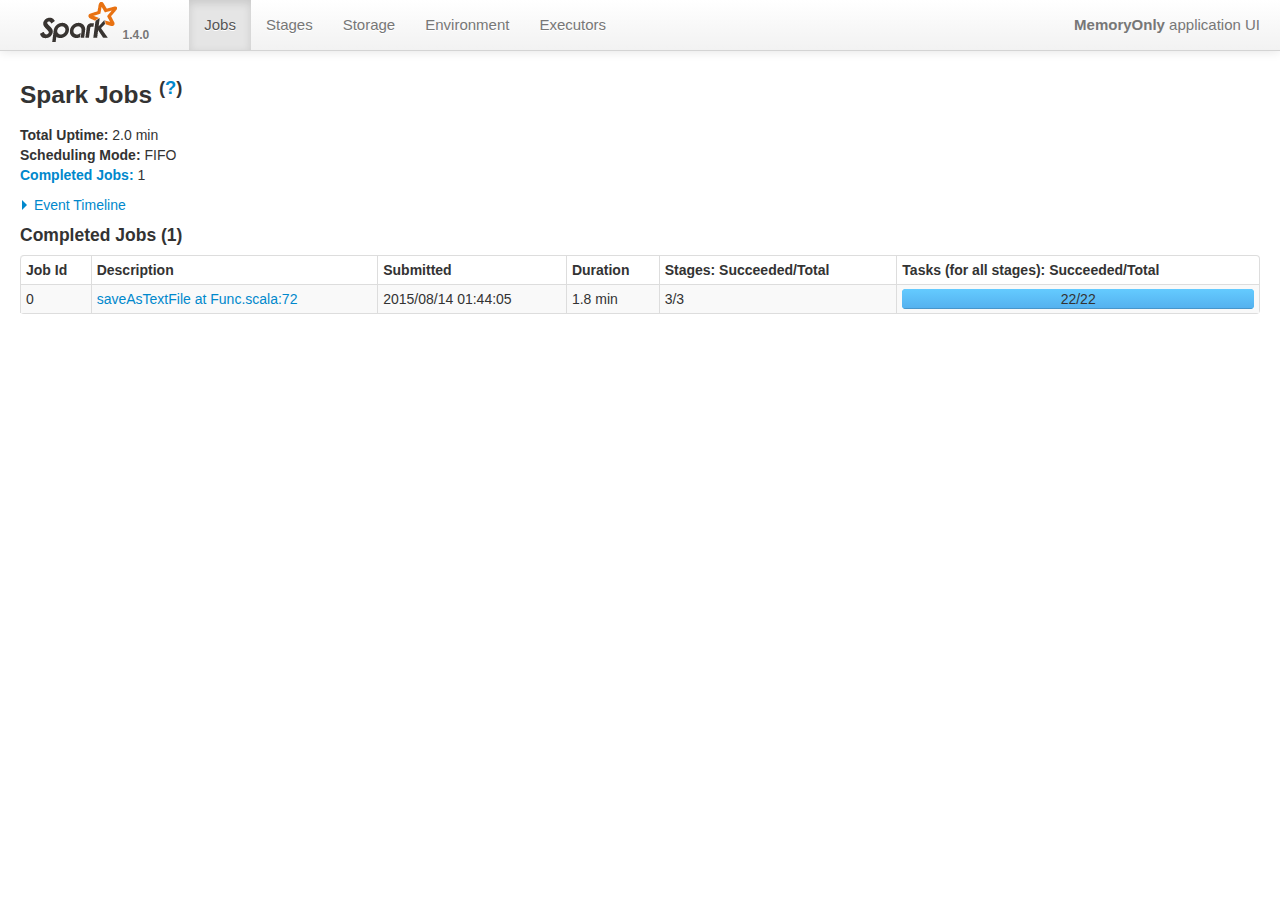
<file: sample_input/shuffle/master/memory_only/localhost:4040/index.html>
<!DOCTYPE html><html>
      <head>
        <meta http-equiv="Content-type" content="text/html; charset=utf-8"/><link rel="stylesheet" href="static/bootstrap.min.css" type="text/css"/><link rel="stylesheet" href="static/vis.min.css" type="text/css"/><link rel="stylesheet" href="static/webui.css" type="text/css"/><link rel="stylesheet" href="static/timeline-view.css" type="text/css"/><script src="static/sorttable.js"></script><script src="static/jquery-1.11.1.min.js"></script><script src="static/vis.min.js"></script><script src="static/bootstrap-tooltip.js"></script><script src="static/initialize-tooltips.js"></script><script src="static/table.js"></script><script src="static/additional-metrics.js"></script><script src="static/timeline-view.js"></script>
        
        <title>MemoryOnly - Spark Jobs</title>
      </head>
      <body>
        <div class="navbar navbar-static-top">
          <div class="navbar-inner">
            <div class="brand">
              <a href="index.html" class="brand">
                <img src="static/spark-logo-77x50px-hd.png"/>
                <span class="version">1.4.0</span>
              </a>
            </div>
            <ul class="nav"><li class="active">
        <a href="img/glyphicons-halflings-white.png">Jobs</a>
      </li><li class="">
        <a href="stages/index.html">Stages</a>
      </li><li class="">
        <a href="storage/index.html">Storage</a>
      </li><li class="">
        <a href="environment/index.html">Environment</a>
      </li><li class="">
        <a href="executors/index.html">Executors</a>
      </li></ul>
            <p class="navbar-text pull-right">
              <strong title="MemoryOnly">MemoryOnly</strong> application UI
            </p>
          </div>
        </div>
        <div class="container-fluid">
          <div class="row-fluid">
            <div class="span12">
              <h3 style="vertical-align: bottom; display: inline-block;">
                Spark Jobs
                <sup>
      (<a data-toggle="tooltip" data-placement="bottom" title="A job is triggered by an action, like count() or saveAsTextFile(). Click on a job to see information about the stages of tasks inside it.">?</a>)
    </sup>
              </h3>
            </div>
          </div>
          <div>
          <ul class="unstyled">
            <li>
                <strong>Total Uptime: </strong>
                2.0 min
              </li>
            <li>
              <strong>Scheduling Mode: </strong>
              FIFO
            </li>
            
            <li id="completed-summary">
                  <a href="img/glyphicons-halflings-white.png#completed"><strong>Completed Jobs:</strong></a>
                  1
                </li>
            
          </ul>
        </div><span class="expand-application-timeline">
      <span class="expand-application-timeline-arrow arrow-closed"></span>
      <a data-toggle="tooltip" title="Shows when jobs started and ended and when executors joined or left. Drag to scroll.
       Click Enable Zooming and use mouse wheel to zoom in/out." data-placement="right">
        Event Timeline
      </a>
    </span><div id="application-timeline" class="collapsed">
      <div class="control-panel">
        <div id="application-timeline-zoom-lock">
          <input type="checkbox"></input>
          <span>Enable zooming</span>
        </div>
      </div>
    </div><script type="text/javascript">
      drawApplicationTimeline(
[
  {
    'id': 'executors',
    'content': '<div>Executors</div><div class="legend-area"><svg width="150px" height="55px">      <rect class="executor-added-legend" x="5px" y="5px" width="20px" height="15px" rx="2px" ry="2px"></rect>      <text x="35px" y="17px">Added</text>      <rect class="executor-removed-legend" x="5px" y="30px" width="20px" height="15px" rx="2px" ry="2px"></rect>      <text x="35px" y="42px">Removed</text>    </svg></div>',
  },
  {
    'id': 'jobs',
    'content': '<div>Jobs</div><div class="legend-area"><svg width="150px" height="85px">      <rect class="succeeded-job-legend" x="5px" y="5px" width="20px" height="15px" rx="2px" ry="2px"></rect>      <text x="35px" y="17px">Succeeded</text>      <rect class="failed-job-legend" x="5px" y="30px" width="20px" height="15px" rx="2px" ry="2px"></rect>      <text x="35px" y="42px">Failed</text>      <rect class="running-job-legend" x="5px" y="55px" width="20px" height="15px" rx="2px" ry="2px"></rect>      <text x="35px" y="67px">Running</text>    </svg></div>',
  }
]
        ,[
{
  'className': 'job application-timeline-object succeeded',
  'group': 'jobs',
  'start': new Date(1439516645323),
  'end': new Date(1439516756299),
  'content': '<div class="application-timeline-content"' +
     'data-html="true" data-placement="top" data-toggle="tooltip"' +
     'data-title="saveAsTextFile at Func.scala:72 (Job 0)<br>' +
     'Status: SUCCEEDED<br>' +
     'Submitted: 2015/08/14 01:44:05' +
     '<br>Completed: 2015/08/14 01:45:56">' +
    'saveAsTextFile at Func.scala:72 (Job 0)</div>'
}
         ,
{
  'className': 'executor added',
  'group': 'executors',
  'start': new Date(1439516645745),
  'content': '<div class="executor-event-content"' +
    'data-toggle="tooltip" data-placement="bottom"' +
    'data-title="Executor 2<br>' +
    'Added at 2015/08/14 01:44:05"' +
    'data-html="true">Executor 2 added</div>'
}
           ,
{
  'className': 'executor added',
  'group': 'executors',
  'start': new Date(1439516645684),
  'content': '<div class="executor-event-content"' +
    'data-toggle="tooltip" data-placement="bottom"' +
    'data-title="Executor 1<br>' +
    'Added at 2015/08/14 01:44:05"' +
    'data-html="true">Executor 1 added</div>'
}
           ,
{
  'className': 'executor added',
  'group': 'executors',
  'start': new Date(1439516645728),
  'content': '<div class="executor-event-content"' +
    'data-toggle="tooltip" data-placement="bottom"' +
    'data-title="Executor 0<br>' +
    'Added at 2015/08/14 01:44:05"' +
    'data-html="true">Executor 0 added</div>'
}
           ], 1439516638315);
    </script><h4 id="completed">Completed Jobs (1)</h4><table class="table table-bordered table-striped table-condensed sortable">
      <thead><th>Job Id</th><th>Description</th><th>Submitted</th><th>Duration</th><th class="sorttable_nosort">Stages: Succeeded/Total</th><th class="sorttable_nosort">Tasks (for all stages): Succeeded/Total</th></thead>
      <tbody>
        <tr id="job-0">
        <td sorttable_customkey="0">
          0 
        </td>
        <td>
          <span class="description-input" title=""></span>
          <a href="jobs/job?id=0" class="name-link">saveAsTextFile at Func.scala:72</a>
        </td>
        <td sorttable_customkey="1439516645323">
          2015/08/14 01:44:05
        </td>
        <td sorttable_customkey="110976">1.8 min</td>
        <td class="stage-progress-cell">
          3/3
          
          
        </td>
        <td class="progress-cell">
          <div class="progress">
      <span style="text-align:center; position:absolute; width:100%; left:0;">
        22/22
        
        
      </span>
      <div class="bar bar-completed" style="width: 100.0%"></div>
      <div class="bar bar-running" style="width: 0.0%"></div>
    </div>
        </td>
      </tr>
      </tbody>
    </table>
        </div>
      </body>
    </html>
</file>
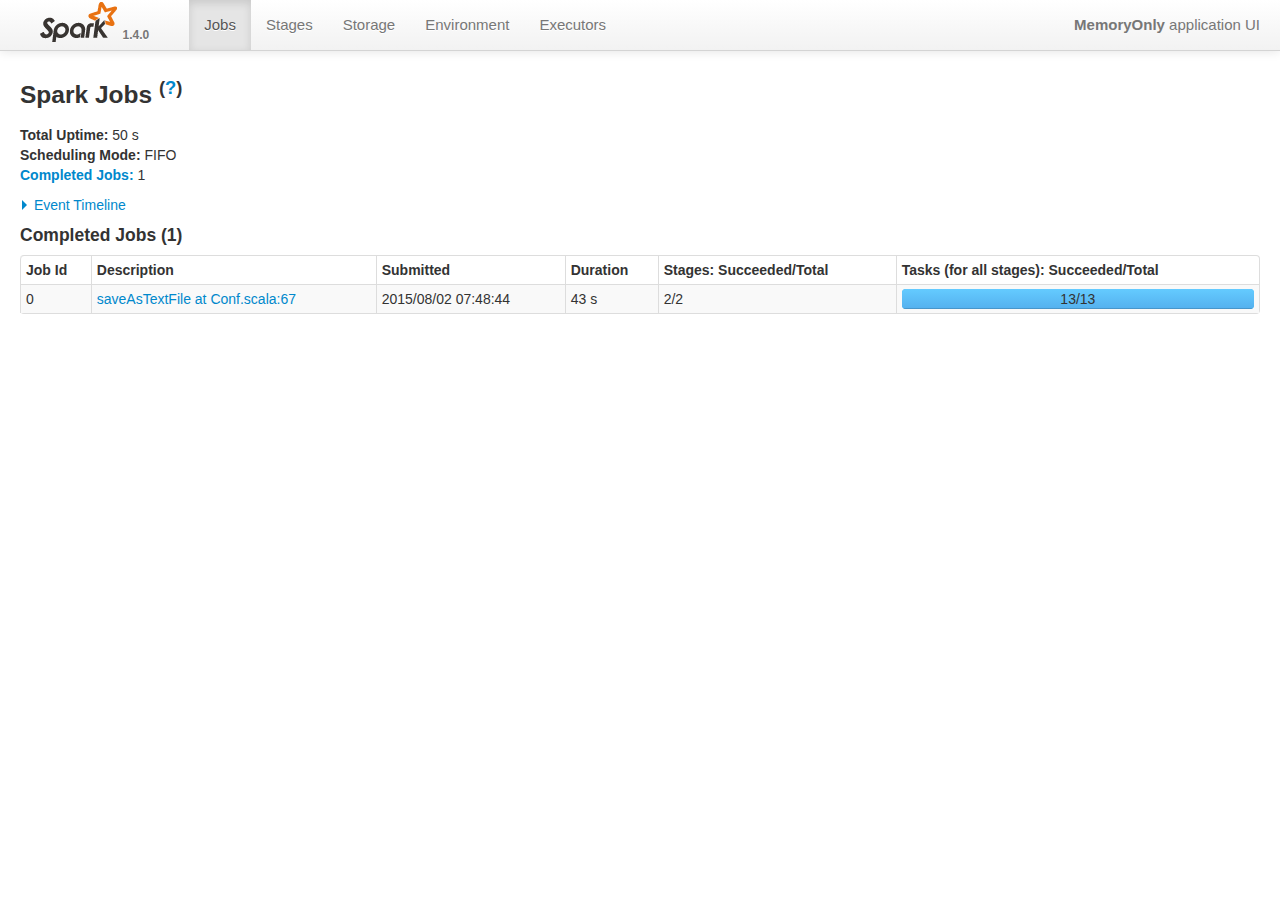
<file: sample_input/simple/master/memory_only/localhost:4040/index.html>
<!DOCTYPE html><html>
      <head>
        <meta http-equiv="Content-type" content="text/html; charset=utf-8"/><link rel="stylesheet" href="static/bootstrap.min.css" type="text/css"/><link rel="stylesheet" href="static/vis.min.css" type="text/css"/><link rel="stylesheet" href="static/webui.css" type="text/css"/><link rel="stylesheet" href="static/timeline-view.css" type="text/css"/><script src="static/sorttable.js"></script><script src="static/jquery-1.11.1.min.js"></script><script src="static/vis.min.js"></script><script src="static/bootstrap-tooltip.js"></script><script src="static/initialize-tooltips.js"></script><script src="static/table.js"></script><script src="static/additional-metrics.js"></script><script src="static/timeline-view.js"></script>
        
        <title>MemoryOnly - Spark Jobs</title>
      </head>
      <body>
        <div class="navbar navbar-static-top">
          <div class="navbar-inner">
            <div class="brand">
              <a href="index.html" class="brand">
                <img src="static/spark-logo-77x50px-hd.png"/>
                <span class="version">1.4.0</span>
              </a>
            </div>
            <ul class="nav"><li class="active">
        <a href="img/glyphicons-halflings-white.png">Jobs</a>
      </li><li class="">
        <a href="stages/index.html">Stages</a>
      </li><li class="">
        <a href="storage/index.html">Storage</a>
      </li><li class="">
        <a href="environment/index.html">Environment</a>
      </li><li class="">
        <a href="executors/index.html">Executors</a>
      </li></ul>
            <p class="navbar-text pull-right">
              <strong title="MemoryOnly">MemoryOnly</strong> application UI
            </p>
          </div>
        </div>
        <div class="container-fluid">
          <div class="row-fluid">
            <div class="span12">
              <h3 style="vertical-align: bottom; display: inline-block;">
                Spark Jobs
                <sup>
      (<a data-toggle="tooltip" data-placement="bottom" title="A job is triggered by an action, like count() or saveAsTextFile(). Click on a job to see information about the stages of tasks inside it.">?</a>)
    </sup>
              </h3>
            </div>
          </div>
          <div>
          <ul class="unstyled">
            <li>
                <strong>Total Uptime: </strong>
                50 s
              </li>
            <li>
              <strong>Scheduling Mode: </strong>
              FIFO
            </li>
            
            <li id="completed-summary">
                  <a href="img/glyphicons-halflings-white.png#completed"><strong>Completed Jobs:</strong></a>
                  1
                </li>
            
          </ul>
        </div><span class="expand-application-timeline">
      <span class="expand-application-timeline-arrow arrow-closed"></span>
      <a data-toggle="tooltip" title="Shows when jobs started and ended and when executors joined or left. Drag to scroll.
       Click Enable Zooming and use mouse wheel to zoom in/out." data-placement="right">
        Event Timeline
      </a>
    </span><div id="application-timeline" class="collapsed">
      <div class="control-panel">
        <div id="application-timeline-zoom-lock">
          <input type="checkbox"></input>
          <span>Enable zooming</span>
        </div>
      </div>
    </div><script type="text/javascript">
      drawApplicationTimeline(
[
  {
    'id': 'executors',
    'content': '<div>Executors</div><div class="legend-area"><svg width="150px" height="55px">      <rect class="executor-added-legend" x="5px" y="5px" width="20px" height="15px" rx="2px" ry="2px"></rect>      <text x="35px" y="17px">Added</text>      <rect class="executor-removed-legend" x="5px" y="30px" width="20px" height="15px" rx="2px" ry="2px"></rect>      <text x="35px" y="42px">Removed</text>    </svg></div>',
  },
  {
    'id': 'jobs',
    'content': '<div>Jobs</div><div class="legend-area"><svg width="150px" height="85px">      <rect class="succeeded-job-legend" x="5px" y="5px" width="20px" height="15px" rx="2px" ry="2px"></rect>      <text x="35px" y="17px">Succeeded</text>      <rect class="failed-job-legend" x="5px" y="30px" width="20px" height="15px" rx="2px" ry="2px"></rect>      <text x="35px" y="42px">Failed</text>      <rect class="running-job-legend" x="5px" y="55px" width="20px" height="15px" rx="2px" ry="2px"></rect>      <text x="35px" y="67px">Running</text>    </svg></div>',
  }
]
        ,[
{
  'className': 'job application-timeline-object succeeded',
  'group': 'jobs',
  'start': new Date(1438501724844),
  'end': new Date(1438501768286),
  'content': '<div class="application-timeline-content"' +
     'data-html="true" data-placement="top" data-toggle="tooltip"' +
     'data-title="saveAsTextFile at Conf.scala:67 (Job 0)<br>' +
     'Status: SUCCEEDED<br>' +
     'Submitted: 2015/08/02 07:48:44' +
     '<br>Completed: 2015/08/02 07:49:28">' +
    'saveAsTextFile at Conf.scala:67 (Job 0)</div>'
}
         ,
{
  'className': 'executor added',
  'group': 'executors',
  'start': new Date(1438501725560),
  'content': '<div class="executor-event-content"' +
    'data-toggle="tooltip" data-placement="bottom"' +
    'data-title="Executor 2<br>' +
    'Added at 2015/08/02 07:48:45"' +
    'data-html="true">Executor 2 added</div>'
}
           ,
{
  'className': 'executor added',
  'group': 'executors',
  'start': new Date(1438501725718),
  'content': '<div class="executor-event-content"' +
    'data-toggle="tooltip" data-placement="bottom"' +
    'data-title="Executor 1<br>' +
    'Added at 2015/08/02 07:48:45"' +
    'data-html="true">Executor 1 added</div>'
}
           ,
{
  'className': 'executor added',
  'group': 'executors',
  'start': new Date(1438501725521),
  'content': '<div class="executor-event-content"' +
    'data-toggle="tooltip" data-placement="bottom"' +
    'data-title="Executor 0<br>' +
    'Added at 2015/08/02 07:48:45"' +
    'data-html="true">Executor 0 added</div>'
}
           ], 1438501718343);
    </script><h4 id="completed">Completed Jobs (1)</h4><table class="table table-bordered table-striped table-condensed sortable">
      <thead><th>Job Id</th><th>Description</th><th>Submitted</th><th>Duration</th><th class="sorttable_nosort">Stages: Succeeded/Total</th><th class="sorttable_nosort">Tasks (for all stages): Succeeded/Total</th></thead>
      <tbody>
        <tr id="job-0">
        <td sorttable_customkey="0">
          0 
        </td>
        <td>
          <span class="description-input" title=""></span>
          <a href="jobs/job?id=0" class="name-link">saveAsTextFile at Conf.scala:67</a>
        </td>
        <td sorttable_customkey="1438501724844">
          2015/08/02 07:48:44
        </td>
        <td sorttable_customkey="43442">43 s</td>
        <td class="stage-progress-cell">
          2/2
          
          
        </td>
        <td class="progress-cell">
          <div class="progress">
      <span style="text-align:center; position:absolute; width:100%; left:0;">
        13/13
        
        
      </span>
      <div class="bar bar-completed" style="width: 100.0%"></div>
      <div class="bar bar-running" style="width: 0.0%"></div>
    </div>
        </td>
      </tr>
      </tbody>
    </table>
        </div>
      </body>
    </html>
</file>
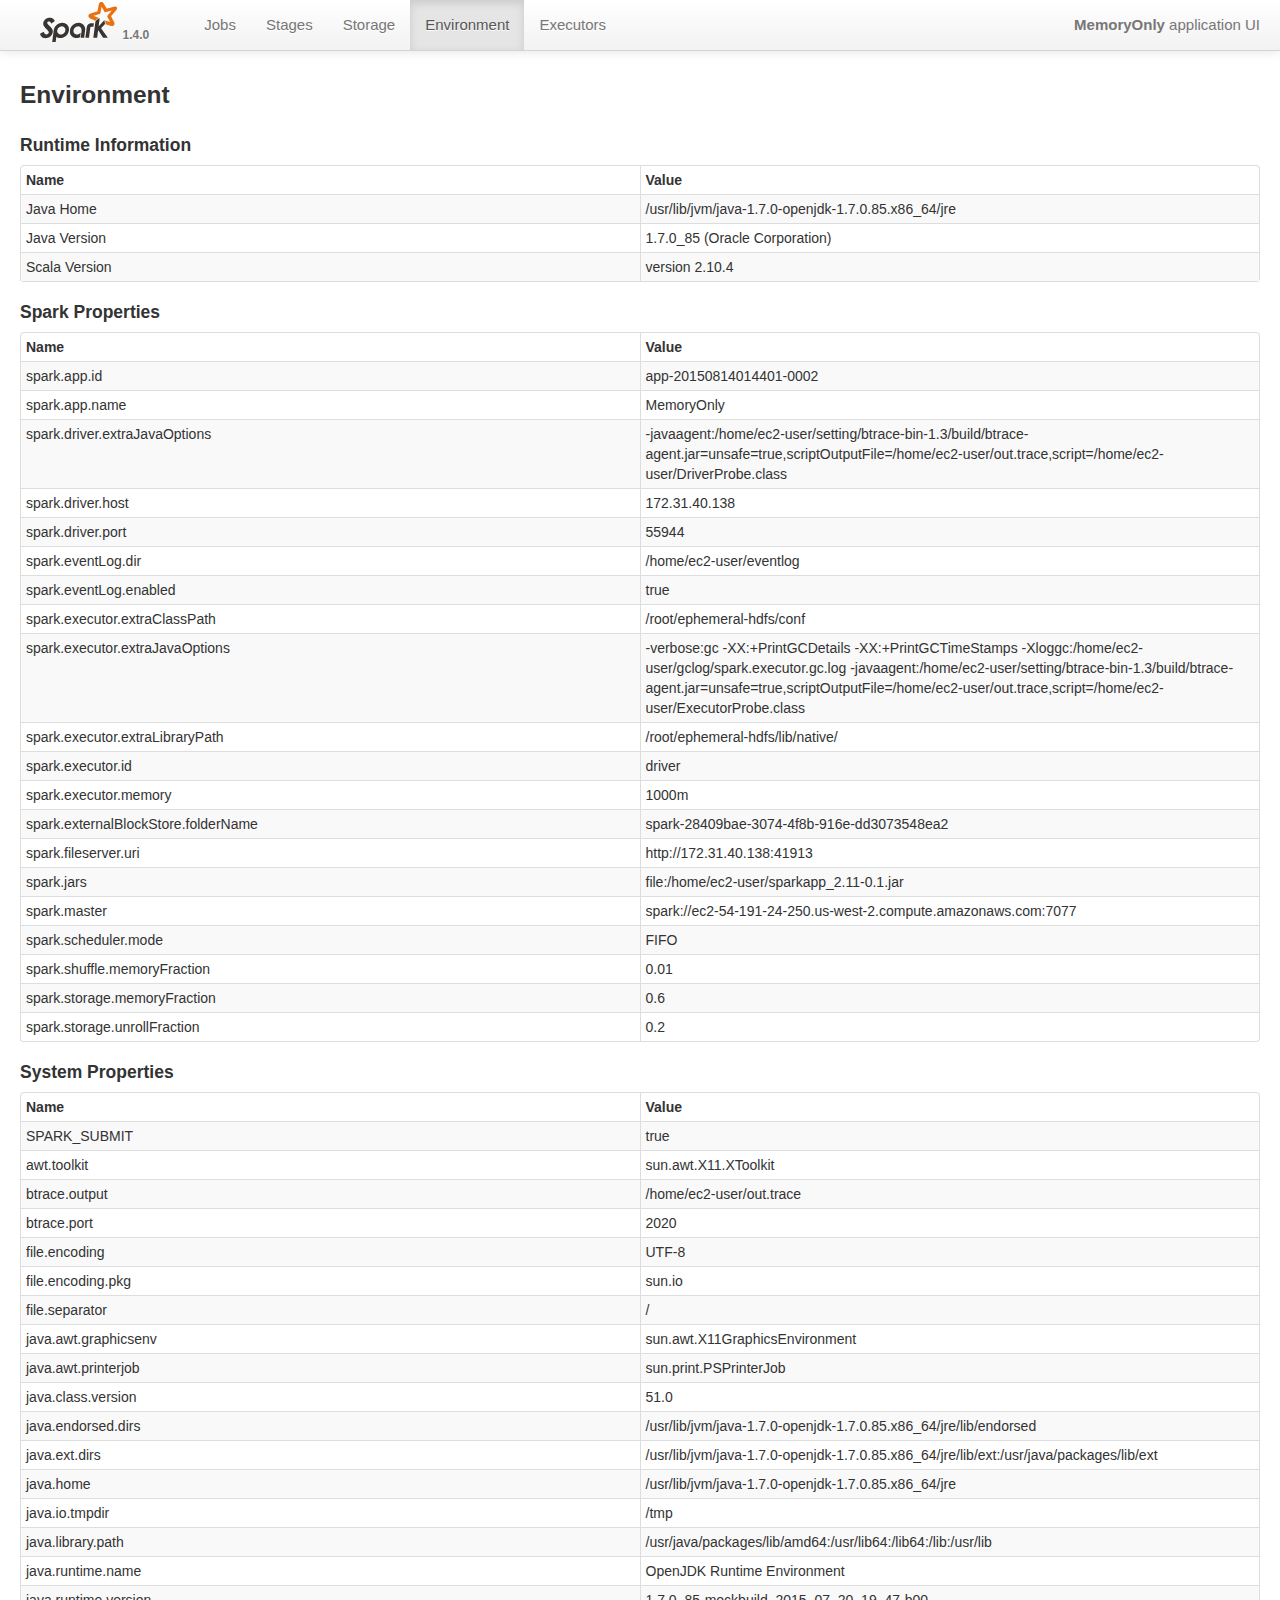
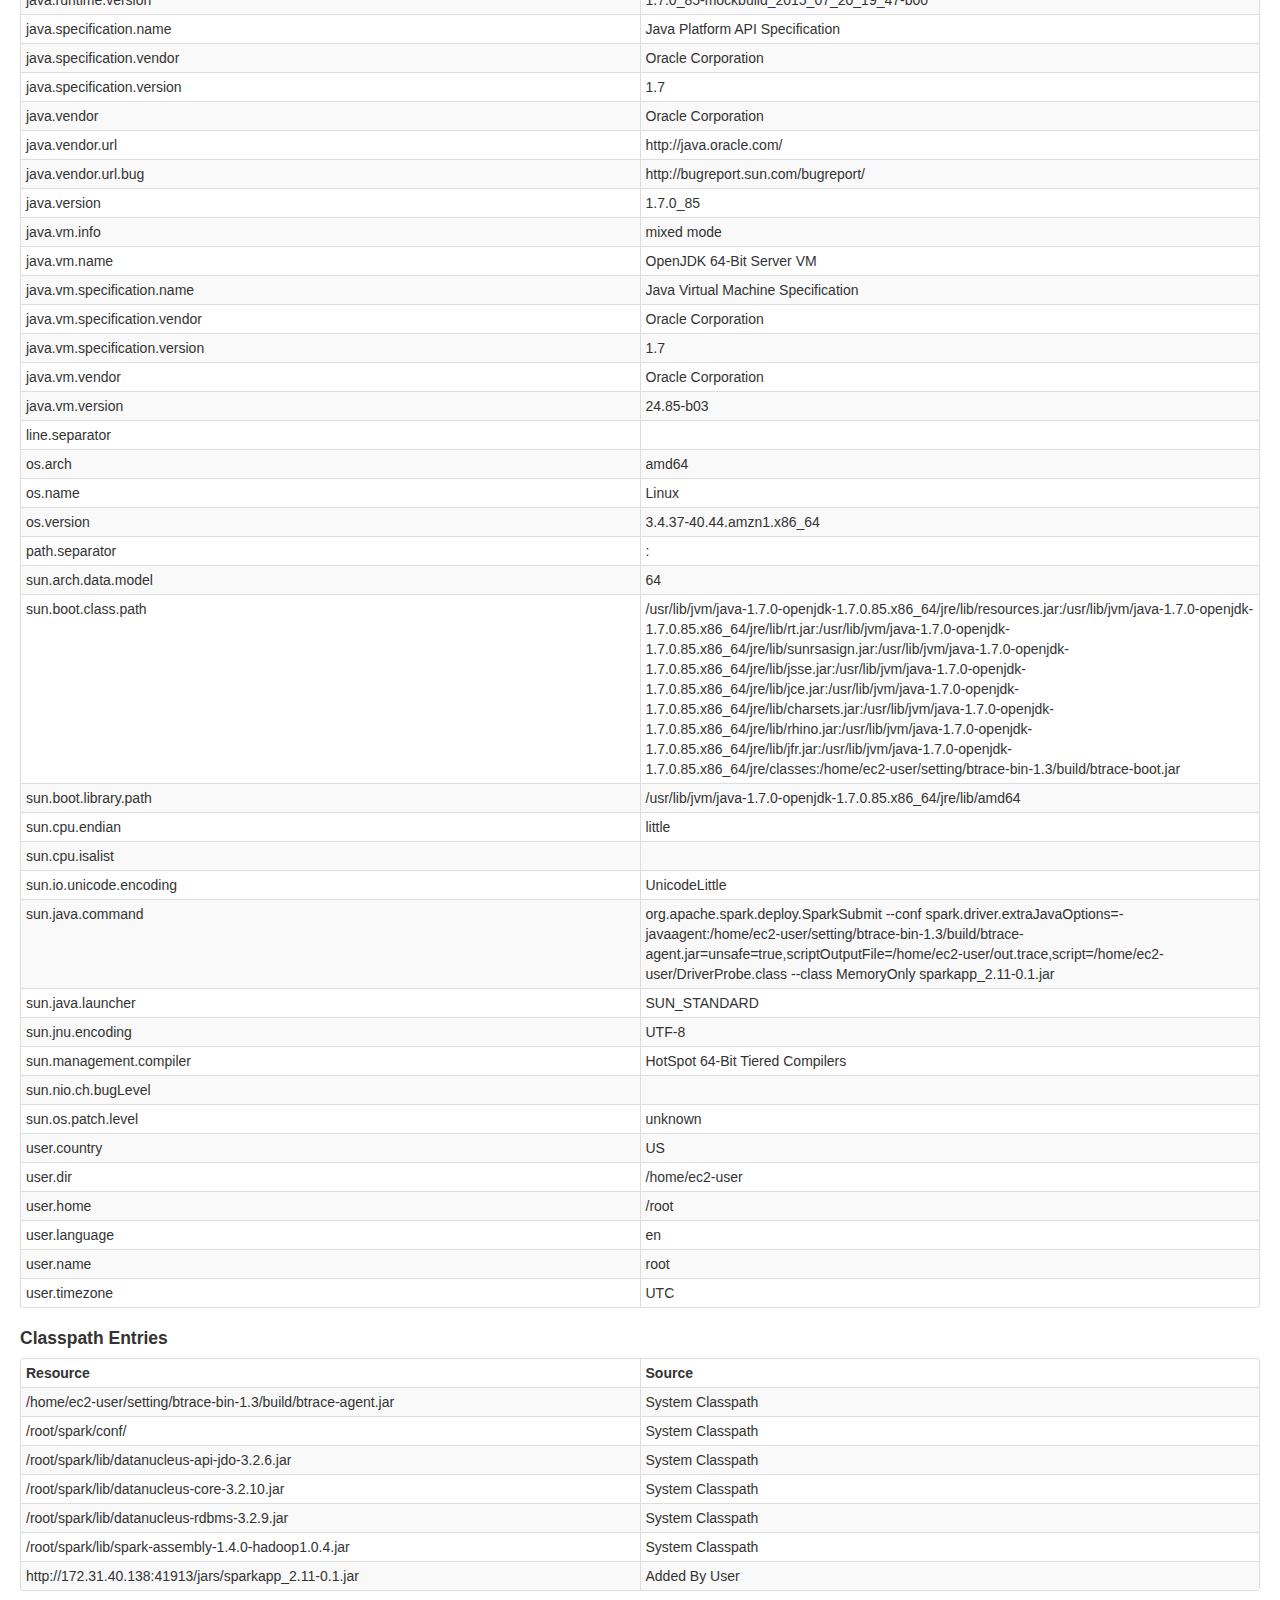
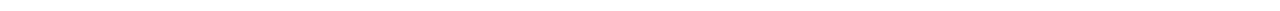
<file: sample_input/shuffle/master/memory_only/localhost:4040/environment/index.html>
<!DOCTYPE html><html>
      <head>
        <meta http-equiv="Content-type" content="text/html; charset=utf-8"/><link rel="stylesheet" href="../static/bootstrap.min.css" type="text/css"/><link rel="stylesheet" href="../static/vis.min.css" type="text/css"/><link rel="stylesheet" href="../static/webui.css" type="text/css"/><link rel="stylesheet" href="../static/timeline-view.css" type="text/css"/><script src="../static/sorttable.js"></script><script src="../static/jquery-1.11.1.min.js"></script><script src="../static/vis.min.js"></script><script src="../static/bootstrap-tooltip.js"></script><script src="../static/initialize-tooltips.js"></script><script src="../static/table.js"></script><script src="../static/additional-metrics.js"></script><script src="../static/timeline-view.js"></script>
        
        <title>MemoryOnly - Environment</title>
      </head>
      <body>
        <div class="navbar navbar-static-top">
          <div class="navbar-inner">
            <div class="brand">
              <a href="../index.html" class="brand">
                <img src="../static/spark-logo-77x50px-hd.png"/>
                <span class="version">1.4.0</span>
              </a>
            </div>
            <ul class="nav"><li class="">
        <a href="../img/glyphicons-halflings-white.png">Jobs</a>
      </li><li class="">
        <a href="../stages/index.html">Stages</a>
      </li><li class="">
        <a href="../storage/index.html">Storage</a>
      </li><li class="active">
        <a href="index.html">Environment</a>
      </li><li class="">
        <a href="../executors/index.html">Executors</a>
      </li></ul>
            <p class="navbar-text pull-right">
              <strong title="MemoryOnly">MemoryOnly</strong> application UI
            </p>
          </div>
        </div>
        <div class="container-fluid">
          <div class="row-fluid">
            <div class="span12">
              <h3 style="vertical-align: bottom; display: inline-block;">
                Environment
                
              </h3>
            </div>
          </div>
          <span>
        <h4>Runtime Information</h4> <table class="table table-bordered table-condensed sortable table-striped">
      <thead><th width="50.0%" class="">Name</th><th width="50.0%" class="">Value</th></thead>
      <tbody>
        <tr><td>Java Home</td><td>/usr/lib/jvm/java-1.7.0-openjdk-1.7.0.85.x86_64/jre</td></tr><tr><td>Java Version</td><td>1.7.0_85 (Oracle Corporation)</td></tr><tr><td>Scala Version</td><td>version 2.10.4</td></tr>
      </tbody>
    </table>
        <h4>Spark Properties</h4> <table class="table table-bordered table-condensed sortable table-striped">
      <thead><th width="50.0%" class="">Name</th><th width="50.0%" class="">Value</th></thead>
      <tbody>
        <tr><td>spark.app.id</td><td>app-20150814014401-0002</td></tr><tr><td>spark.app.name</td><td>MemoryOnly</td></tr><tr><td>spark.driver.extraJavaOptions</td><td>-javaagent:/home/ec2-user/setting/btrace-bin-1.3/build/btrace-agent.jar=unsafe=true,scriptOutputFile=/home/ec2-user/out.trace,script=/home/ec2-user/DriverProbe.class</td></tr><tr><td>spark.driver.host</td><td>172.31.40.138</td></tr><tr><td>spark.driver.port</td><td>55944</td></tr><tr><td>spark.eventLog.dir</td><td>/home/ec2-user/eventlog</td></tr><tr><td>spark.eventLog.enabled</td><td>true</td></tr><tr><td>spark.executor.extraClassPath</td><td>/root/ephemeral-hdfs/conf</td></tr><tr><td>spark.executor.extraJavaOptions</td><td>-verbose:gc -XX:+PrintGCDetails -XX:+PrintGCTimeStamps -Xloggc:/home/ec2-user/gclog/spark.executor.gc.log -javaagent:/home/ec2-user/setting/btrace-bin-1.3/build/btrace-agent.jar=unsafe=true,scriptOutputFile=/home/ec2-user/out.trace,script=/home/ec2-user/ExecutorProbe.class</td></tr><tr><td>spark.executor.extraLibraryPath</td><td>/root/ephemeral-hdfs/lib/native/</td></tr><tr><td>spark.executor.id</td><td>driver</td></tr><tr><td>spark.executor.memory</td><td>1000m</td></tr><tr><td>spark.externalBlockStore.folderName</td><td>spark-28409bae-3074-4f8b-916e-dd3073548ea2</td></tr><tr><td>spark.fileserver.uri</td><td>http://172.31.40.138:41913</td></tr><tr><td>spark.jars</td><td>file:/home/ec2-user/sparkapp_2.11-0.1.jar</td></tr><tr><td>spark.master</td><td>spark://ec2-54-191-24-250.us-west-2.compute.amazonaws.com:7077</td></tr><tr><td>spark.scheduler.mode</td><td>FIFO</td></tr><tr><td>spark.shuffle.memoryFraction</td><td>0.01</td></tr><tr><td>spark.storage.memoryFraction</td><td>0.6</td></tr><tr><td>spark.storage.unrollFraction</td><td>0.2</td></tr>
      </tbody>
    </table>
        <h4>System Properties</h4> <table class="table table-bordered table-condensed sortable table-striped">
      <thead><th width="50.0%" class="">Name</th><th width="50.0%" class="">Value</th></thead>
      <tbody>
        <tr><td>SPARK_SUBMIT</td><td>true</td></tr><tr><td>awt.toolkit</td><td>sun.awt.X11.XToolkit</td></tr><tr><td>btrace.output</td><td>/home/ec2-user/out.trace</td></tr><tr><td>btrace.port</td><td>2020</td></tr><tr><td>file.encoding</td><td>UTF-8</td></tr><tr><td>file.encoding.pkg</td><td>sun.io</td></tr><tr><td>file.separator</td><td>/</td></tr><tr><td>java.awt.graphicsenv</td><td>sun.awt.X11GraphicsEnvironment</td></tr><tr><td>java.awt.printerjob</td><td>sun.print.PSPrinterJob</td></tr><tr><td>java.class.version</td><td>51.0</td></tr><tr><td>java.endorsed.dirs</td><td>/usr/lib/jvm/java-1.7.0-openjdk-1.7.0.85.x86_64/jre/lib/endorsed</td></tr><tr><td>java.ext.dirs</td><td>/usr/lib/jvm/java-1.7.0-openjdk-1.7.0.85.x86_64/jre/lib/ext:/usr/java/packages/lib/ext</td></tr><tr><td>java.home</td><td>/usr/lib/jvm/java-1.7.0-openjdk-1.7.0.85.x86_64/jre</td></tr><tr><td>java.io.tmpdir</td><td>/tmp</td></tr><tr><td>java.library.path</td><td>/usr/java/packages/lib/amd64:/usr/lib64:/lib64:/lib:/usr/lib</td></tr><tr><td>java.runtime.name</td><td>OpenJDK Runtime Environment</td></tr><tr><td>java.runtime.version</td><td>1.7.0_85-mockbuild_2015_07_20_19_47-b00</td></tr><tr><td>java.specification.name</td><td>Java Platform API Specification</td></tr><tr><td>java.specification.vendor</td><td>Oracle Corporation</td></tr><tr><td>java.specification.version</td><td>1.7</td></tr><tr><td>java.vendor</td><td>Oracle Corporation</td></tr><tr><td>java.vendor.url</td><td>http://java.oracle.com/</td></tr><tr><td>java.vendor.url.bug</td><td>http://bugreport.sun.com/bugreport/</td></tr><tr><td>java.version</td><td>1.7.0_85</td></tr><tr><td>java.vm.info</td><td>mixed mode</td></tr><tr><td>java.vm.name</td><td>OpenJDK 64-Bit Server VM</td></tr><tr><td>java.vm.specification.name</td><td>Java Virtual Machine Specification</td></tr><tr><td>java.vm.specification.vendor</td><td>Oracle Corporation</td></tr><tr><td>java.vm.specification.version</td><td>1.7</td></tr><tr><td>java.vm.vendor</td><td>Oracle Corporation</td></tr><tr><td>java.vm.version</td><td>24.85-b03</td></tr><tr><td>line.separator</td><td>
</td></tr><tr><td>os.arch</td><td>amd64</td></tr><tr><td>os.name</td><td>Linux</td></tr><tr><td>os.version</td><td>3.4.37-40.44.amzn1.x86_64</td></tr><tr><td>path.separator</td><td>:</td></tr><tr><td>sun.arch.data.model</td><td>64</td></tr><tr><td>sun.boot.class.path</td><td>/usr/lib/jvm/java-1.7.0-openjdk-1.7.0.85.x86_64/jre/lib/resources.jar:/usr/lib/jvm/java-1.7.0-openjdk-1.7.0.85.x86_64/jre/lib/rt.jar:/usr/lib/jvm/java-1.7.0-openjdk-1.7.0.85.x86_64/jre/lib/sunrsasign.jar:/usr/lib/jvm/java-1.7.0-openjdk-1.7.0.85.x86_64/jre/lib/jsse.jar:/usr/lib/jvm/java-1.7.0-openjdk-1.7.0.85.x86_64/jre/lib/jce.jar:/usr/lib/jvm/java-1.7.0-openjdk-1.7.0.85.x86_64/jre/lib/charsets.jar:/usr/lib/jvm/java-1.7.0-openjdk-1.7.0.85.x86_64/jre/lib/rhino.jar:/usr/lib/jvm/java-1.7.0-openjdk-1.7.0.85.x86_64/jre/lib/jfr.jar:/usr/lib/jvm/java-1.7.0-openjdk-1.7.0.85.x86_64/jre/classes:/home/ec2-user/setting/btrace-bin-1.3/build/btrace-boot.jar</td></tr><tr><td>sun.boot.library.path</td><td>/usr/lib/jvm/java-1.7.0-openjdk-1.7.0.85.x86_64/jre/lib/amd64</td></tr><tr><td>sun.cpu.endian</td><td>little</td></tr><tr><td>sun.cpu.isalist</td><td></td></tr><tr><td>sun.io.unicode.encoding</td><td>UnicodeLittle</td></tr><tr><td>sun.java.command</td><td>org.apache.spark.deploy.SparkSubmit --conf spark.driver.extraJavaOptions=-javaagent:/home/ec2-user/setting/btrace-bin-1.3/build/btrace-agent.jar=unsafe=true,scriptOutputFile=/home/ec2-user/out.trace,script=/home/ec2-user/DriverProbe.class --class MemoryOnly sparkapp_2.11-0.1.jar</td></tr><tr><td>sun.java.launcher</td><td>SUN_STANDARD</td></tr><tr><td>sun.jnu.encoding</td><td>UTF-8</td></tr><tr><td>sun.management.compiler</td><td>HotSpot 64-Bit Tiered Compilers</td></tr><tr><td>sun.nio.ch.bugLevel</td><td></td></tr><tr><td>sun.os.patch.level</td><td>unknown</td></tr><tr><td>user.country</td><td>US</td></tr><tr><td>user.dir</td><td>/home/ec2-user</td></tr><tr><td>user.home</td><td>/root</td></tr><tr><td>user.language</td><td>en</td></tr><tr><td>user.name</td><td>root</td></tr><tr><td>user.timezone</td><td>UTC</td></tr>
      </tbody>
    </table>
        <h4>Classpath Entries</h4> <table class="table table-bordered table-condensed sortable table-striped">
      <thead><th width="50.0%" class="">Resource</th><th width="50.0%" class="">Source</th></thead>
      <tbody>
        <tr><td>/home/ec2-user/setting/btrace-bin-1.3/build/btrace-agent.jar</td><td>System Classpath</td></tr><tr><td>/root/spark/conf/</td><td>System Classpath</td></tr><tr><td>/root/spark/lib/datanucleus-api-jdo-3.2.6.jar</td><td>System Classpath</td></tr><tr><td>/root/spark/lib/datanucleus-core-3.2.10.jar</td><td>System Classpath</td></tr><tr><td>/root/spark/lib/datanucleus-rdbms-3.2.9.jar</td><td>System Classpath</td></tr><tr><td>/root/spark/lib/spark-assembly-1.4.0-hadoop1.0.4.jar</td><td>System Classpath</td></tr><tr><td>http://172.31.40.138:41913/jars/sparkapp_2.11-0.1.jar</td><td>Added By User</td></tr>
      </tbody>
    </table>
      </span>
        </div>
      </body>
    </html>
</file>
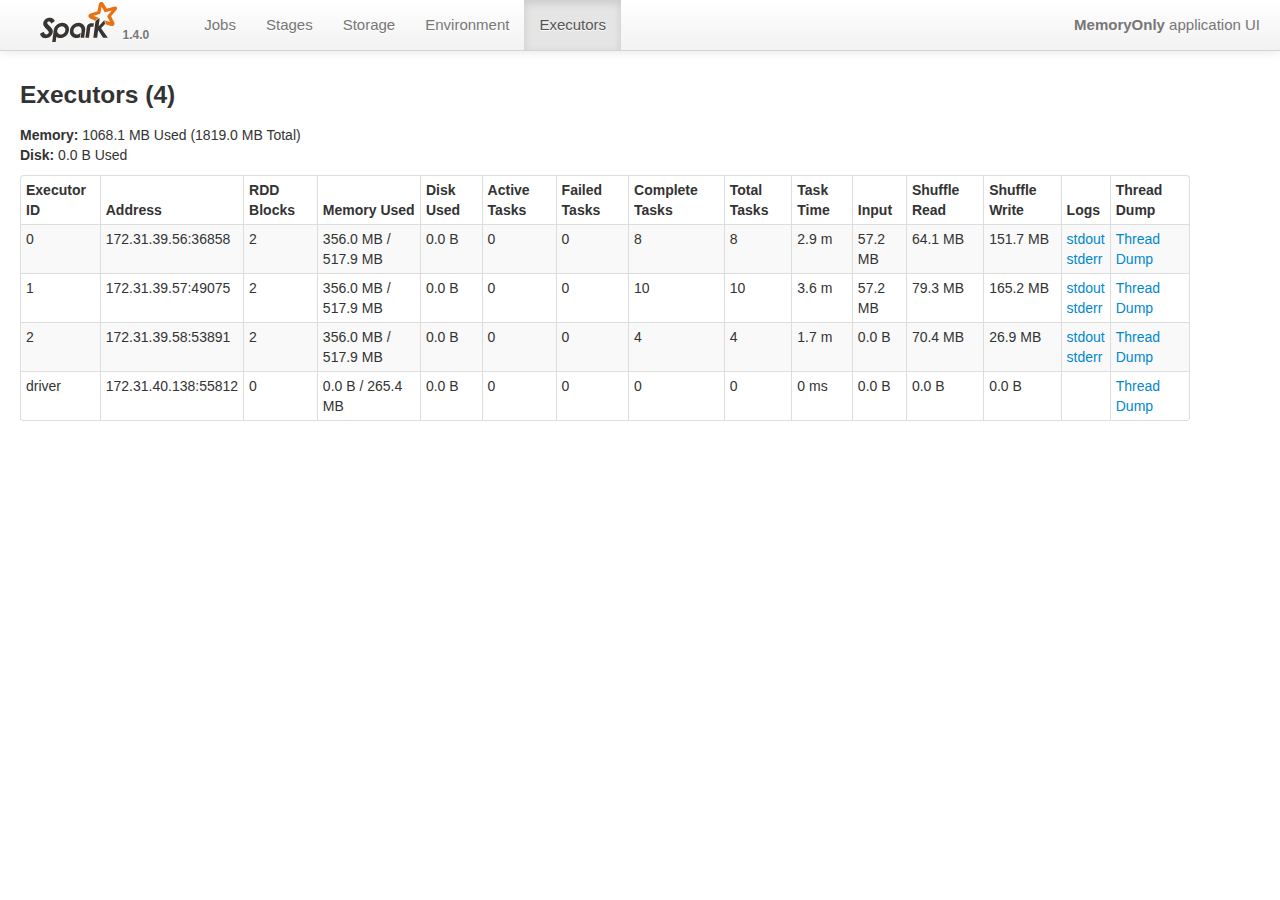
<file: sample_input/shuffle/master/memory_only/localhost:4040/executors/index.html>
<!DOCTYPE html><html>
      <head>
        <meta http-equiv="Content-type" content="text/html; charset=utf-8"/><link rel="stylesheet" href="../static/bootstrap.min.css" type="text/css"/><link rel="stylesheet" href="../static/vis.min.css" type="text/css"/><link rel="stylesheet" href="../static/webui.css" type="text/css"/><link rel="stylesheet" href="../static/timeline-view.css" type="text/css"/><script src="../static/sorttable.js"></script><script src="../static/jquery-1.11.1.min.js"></script><script src="../static/vis.min.js"></script><script src="../static/bootstrap-tooltip.js"></script><script src="../static/initialize-tooltips.js"></script><script src="../static/table.js"></script><script src="../static/additional-metrics.js"></script><script src="../static/timeline-view.js"></script>
        
        <title>MemoryOnly - Executors (4)</title>
      </head>
      <body>
        <div class="navbar navbar-static-top">
          <div class="navbar-inner">
            <div class="brand">
              <a href="../index.html" class="brand">
                <img src="../static/spark-logo-77x50px-hd.png"/>
                <span class="version">1.4.0</span>
              </a>
            </div>
            <ul class="nav"><li class="">
        <a href="../img/glyphicons-halflings-white.png">Jobs</a>
      </li><li class="">
        <a href="../stages/index.html">Stages</a>
      </li><li class="">
        <a href="../storage/index.html">Storage</a>
      </li><li class="">
        <a href="../environment/index.html">Environment</a>
      </li><li class="active">
        <a href="index.html">Executors</a>
      </li></ul>
            <p class="navbar-text pull-right">
              <strong title="MemoryOnly">MemoryOnly</strong> application UI
            </p>
          </div>
        </div>
        <div class="container-fluid">
          <div class="row-fluid">
            <div class="span12">
              <h3 style="vertical-align: bottom; display: inline-block;">
                Executors (4)
                
              </h3>
            </div>
          </div>
          <div class="row-fluid">
        <div class="span12">
          <ul class="unstyled">
            <li><strong>Memory:</strong>
              1068.1 MB Used
              (1819.0 MB Total) </li>
            <li><strong>Disk:</strong> 0.0 B Used </li>
          </ul>
        </div>
      </div><div class="row">
        <div class="span12">
          <table class="table table-bordered table-condensed sortable table-striped">
        <thead>
          <th>Executor ID</th>
          <th>Address</th>
          <th>RDD Blocks</th>
          <th>Memory Used</th>
          <th>Disk Used</th>
          <th>Active Tasks</th>
          <th>Failed Tasks</th>
          <th>Complete Tasks</th>
          <th>Total Tasks</th>
          <th>Task Time</th>
          <th><span data-toggle="tooltip" title="Bytes and records read from Hadoop or from Spark storage.">Input</span></th>
          <th><span data-toggle="tooltip" title="Total shuffle bytes and records read (includes both data read locally and data read from
       remote executors). ">Shuffle Read</span></th>
          <th>
            <!-- Place the shuffle write tooltip on the left (rather than the default position
              of on top) because the shuffle write column is the last column on the right side and
              the tooltip is wider than the column, so it doesn't fit on top. -->
            <span data-toggle="tooltip" data-placement="left" title="Bytes and records written to disk in order to be read by a shuffle in a future stage.">
              Shuffle Write
            </span>
          </th>
          <th class="sorttable_nosort">Logs</th>
          <th class="sorttable_nosort">Thread Dump</th>
        </thead>
        <tbody>
          <tr>
      <td>0</td>
      <td>172.31.39.56:36858</td>
      <td>2</td>
      <td sorttable_customkey="373329840">
        356.0 MB /
        517.9 MB
      </td>
      <td sorttable_customkey="0">
        0.0 B
      </td>
      <td>0</td>
      <td>0</td>
      <td>8</td>
      <td>8</td>
      <td sorttable_customkey="172931">
        2.9 m
      </td>
      <td sorttable_customkey="60000000">
        57.2 MB
      </td>
      <td sorttable_customkey="67168610">
        64.1 MB
      </td>
      <td sorttable_customkey="159051610">
        151.7 MB
      </td>
      <td>
            <div>
                  <a href="http://ec2-54-191-22-161.us-west-2.compute.amazonaws.com:8081/logPage/?appId=app-20150814014401-0002&amp;executorId=0&amp;logType=stdout">
                    stdout
                  </a>
                </div><div>
                  <a href="http://ec2-54-191-22-161.us-west-2.compute.amazonaws.com:8081/logPage/?appId=app-20150814014401-0002&amp;executorId=0&amp;logType=stderr">
                    stderr
                  </a>
                </div>
          </td>
      <td>
            <a href="threadDump/index.html?executorId=0">Thread Dump</a>
          </td>
    </tr><tr>
      <td>1</td>
      <td>172.31.39.57:49075</td>
      <td>2</td>
      <td sorttable_customkey="373329840">
        356.0 MB /
        517.9 MB
      </td>
      <td sorttable_customkey="0">
        0.0 B
      </td>
      <td>0</td>
      <td>0</td>
      <td>10</td>
      <td>10</td>
      <td sorttable_customkey="218431">
        3.6 m
      </td>
      <td sorttable_customkey="60000000">
        57.2 MB
      </td>
      <td sorttable_customkey="83201543">
        79.3 MB
      </td>
      <td sorttable_customkey="173249994">
        165.2 MB
      </td>
      <td>
            <div>
                  <a href="http://ec2-54-191-2-187.us-west-2.compute.amazonaws.com:8081/logPage/?appId=app-20150814014401-0002&amp;executorId=1&amp;logType=stdout">
                    stdout
                  </a>
                </div><div>
                  <a href="http://ec2-54-191-2-187.us-west-2.compute.amazonaws.com:8081/logPage/?appId=app-20150814014401-0002&amp;executorId=1&amp;logType=stderr">
                    stderr
                  </a>
                </div>
          </td>
      <td>
            <a href="threadDump/index.html?executorId=1">Thread Dump</a>
          </td>
    </tr><tr>
      <td>2</td>
      <td>172.31.39.58:53891</td>
      <td>2</td>
      <td sorttable_customkey="373329840">
        356.0 MB /
        517.9 MB
      </td>
      <td sorttable_customkey="0">
        0.0 B
      </td>
      <td>0</td>
      <td>0</td>
      <td>4</td>
      <td>4</td>
      <td sorttable_customkey="103156">
        1.7 m
      </td>
      <td sorttable_customkey="0">
        0.0 B
      </td>
      <td sorttable_customkey="73821042">
        70.4 MB
      </td>
      <td sorttable_customkey="28174624">
        26.9 MB
      </td>
      <td>
            <div>
                  <a href="http://ec2-54-191-10-40.us-west-2.compute.amazonaws.com:8081/logPage/?appId=app-20150814014401-0002&amp;executorId=2&amp;logType=stdout">
                    stdout
                  </a>
                </div><div>
                  <a href="http://ec2-54-191-10-40.us-west-2.compute.amazonaws.com:8081/logPage/?appId=app-20150814014401-0002&amp;executorId=2&amp;logType=stderr">
                    stderr
                  </a>
                </div>
          </td>
      <td>
            <a href="threadDump/index.html?executorId=2">Thread Dump</a>
          </td>
    </tr><tr>
      <td>driver</td>
      <td>172.31.40.138:55812</td>
      <td>0</td>
      <td sorttable_customkey="0">
        0.0 B /
        265.4 MB
      </td>
      <td sorttable_customkey="0">
        0.0 B
      </td>
      <td>0</td>
      <td>0</td>
      <td>0</td>
      <td>0</td>
      <td sorttable_customkey="0">
        0 ms
      </td>
      <td sorttable_customkey="0">
        0.0 B
      </td>
      <td sorttable_customkey="0">
        0.0 B
      </td>
      <td sorttable_customkey="0">
        0.0 B
      </td>
      <td>
            
          </td>
      <td>
            <a href="threadDump/index.html?executorId=driver">Thread Dump</a>
          </td>
    </tr>
        </tbody>
      </table>
        </div>
      </div>
        </div>
      </body>
    </html>
</file>
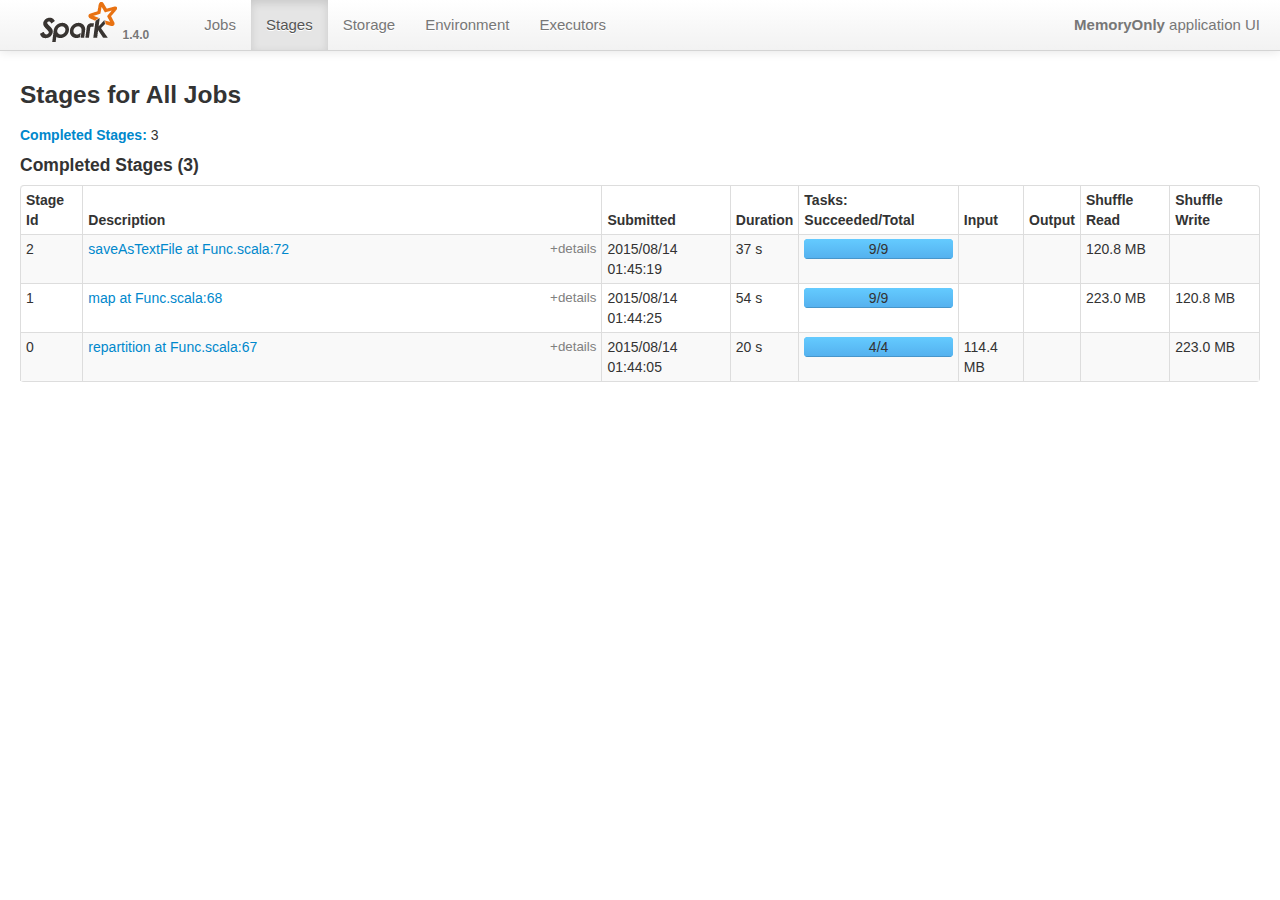
<file: sample_input/shuffle/master/memory_only/localhost:4040/stages/index.html>
<!DOCTYPE html><html>
      <head>
        <meta http-equiv="Content-type" content="text/html; charset=utf-8"/><link rel="stylesheet" href="../static/bootstrap.min.css" type="text/css"/><link rel="stylesheet" href="../static/vis.min.css" type="text/css"/><link rel="stylesheet" href="../static/webui.css" type="text/css"/><link rel="stylesheet" href="../static/timeline-view.css" type="text/css"/><script src="../static/sorttable.js"></script><script src="../static/jquery-1.11.1.min.js"></script><script src="../static/vis.min.js"></script><script src="../static/bootstrap-tooltip.js"></script><script src="../static/initialize-tooltips.js"></script><script src="../static/table.js"></script><script src="../static/additional-metrics.js"></script><script src="../static/timeline-view.js"></script>
        
        <title>MemoryOnly - Stages for All Jobs</title>
      </head>
      <body>
        <div class="navbar navbar-static-top">
          <div class="navbar-inner">
            <div class="brand">
              <a href="../index.html" class="brand">
                <img src="../static/spark-logo-77x50px-hd.png"/>
                <span class="version">1.4.0</span>
              </a>
            </div>
            <ul class="nav"><li class="">
        <a href="../img/glyphicons-halflings-white.png">Jobs</a>
      </li><li class="active">
        <a href="index.html">Stages</a>
      </li><li class="">
        <a href="../storage/index.html">Storage</a>
      </li><li class="">
        <a href="../environment/index.html">Environment</a>
      </li><li class="">
        <a href="../executors/index.html">Executors</a>
      </li></ul>
            <p class="navbar-text pull-right">
              <strong title="MemoryOnly">MemoryOnly</strong> application UI
            </p>
          </div>
        </div>
        <div class="container-fluid">
          <div class="row-fluid">
            <div class="span12">
              <h3 style="vertical-align: bottom; display: inline-block;">
                Stages for All Jobs
                
              </h3>
            </div>
          </div>
          <div>
          <ul class="unstyled">
            
            
            <li id="completed-summary">
                  <a href="index.html#completed"><strong>Completed Stages:</strong></a>
                  3
                </li>
            
          </ul>
        </div><h4 id="completed">Completed Stages (3)</h4><table class="table table-bordered table-striped table-condensed sortable">
      <thead><th>Stage Id</th><th>Description</th><th>Submitted</th><th>Duration</th><th>Tasks: Succeeded/Total</th><th><span data-toggle="tooltip" title="Bytes and records read from Hadoop or from Spark storage.">Input</span></th><th><span data-toggle="tooltip" title="Bytes and records written to Hadoop.">Output</span></th><th><span data-toggle="tooltip" title="Total shuffle bytes and records read (includes both data read locally and data read from
       remote executors). ">Shuffle Read</span></th><th>
      <!-- Place the shuffle write tooltip on the left (rather than the default position
        of on top) because the shuffle write column is the last column on the right side and
        the tooltip is wider than the column, so it doesn't fit on top. -->
      <span data-toggle="tooltip" data-placement="left" title="Bytes and records written to disk in order to be read by a shuffle in a future stage.">
        Shuffle Write
      </span>
    </th></thead>
      <tbody>
        <tr id="stage-2-0"><td>2</td><td><div>  <a href="stage?id=2&amp;attempt=0" class="name-link">saveAsTextFile at Func.scala:72</a> <span onclick="this.parentNode.querySelector('.stage-details').classList.toggle('collapsed')" class="expand-details">
        +details
      </span><div class="stage-details collapsed">
        
        <pre>org.apache.spark.rdd.RDD.saveAsTextFile(RDD.scala:1379)
util.Function$.shuffle(Func.scala:72)
MemoryOnly$.main(MemoryOnly.scala:37)
MemoryOnly.main(MemoryOnly.scala)
sun.reflect.NativeMethodAccessorImpl.invoke0(Native Method)
sun.reflect.NativeMethodAccessorImpl.invoke(NativeMethodAccessorImpl.java:57)
sun.reflect.DelegatingMethodAccessorImpl.invoke(DelegatingMethodAccessorImpl.java:43)
java.lang.reflect.Method.invoke(Method.java:606)
org.apache.spark.deploy.SparkSubmit$.org$apache$spark$deploy$SparkSubmit$$runMain(SparkSubmit.scala:664)
org.apache.spark.deploy.SparkSubmit$.doRunMain$1(SparkSubmit.scala:169)
org.apache.spark.deploy.SparkSubmit$.submit(SparkSubmit.scala:192)
org.apache.spark.deploy.SparkSubmit$.main(SparkSubmit.scala:111)
org.apache.spark.deploy.SparkSubmit.main(SparkSubmit.scala)</pre>
      </div></div></td><td sorttable_customkey="1439516719377" valign="middle">
      2015/08/14 01:45:19
    </td><td sorttable_customkey="36914">37 s</td><td class="progress-cell">
      <div class="progress">
      <span style="text-align:center; position:absolute; width:100%; left:0;">
        9/9
        
        
      </span>
      <div class="bar bar-completed" style="width: 100.0%"></div>
      <div class="bar bar-running" style="width: 0.0%"></div>
    </div>
    </td><td sorttable_customkey="0"></td><td sorttable_customkey="0"></td><td sorttable_customkey="126665192">120.8 MB</td><td sorttable_customkey="0"></td></tr><tr id="stage-1-0"><td>1</td><td><div>  <a href="stage?id=1&amp;attempt=0" class="name-link">map at Func.scala:68</a> <span onclick="this.parentNode.querySelector('.stage-details').classList.toggle('collapsed')" class="expand-details">
        +details
      </span><div class="stage-details collapsed">
        RDD: <a href="../storage/rdd?id=6">MapPartitionsRDD</a>
        <pre>org.apache.spark.rdd.RDD.map(RDD.scala:293)
util.Function$.shuffle(Func.scala:68)
MemoryOnly$.main(MemoryOnly.scala:37)
MemoryOnly.main(MemoryOnly.scala)
sun.reflect.NativeMethodAccessorImpl.invoke0(Native Method)
sun.reflect.NativeMethodAccessorImpl.invoke(NativeMethodAccessorImpl.java:57)
sun.reflect.DelegatingMethodAccessorImpl.invoke(DelegatingMethodAccessorImpl.java:43)
java.lang.reflect.Method.invoke(Method.java:606)
org.apache.spark.deploy.SparkSubmit$.org$apache$spark$deploy$SparkSubmit$$runMain(SparkSubmit.scala:664)
org.apache.spark.deploy.SparkSubmit$.doRunMain$1(SparkSubmit.scala:169)
org.apache.spark.deploy.SparkSubmit$.submit(SparkSubmit.scala:192)
org.apache.spark.deploy.SparkSubmit$.main(SparkSubmit.scala:111)
org.apache.spark.deploy.SparkSubmit.main(SparkSubmit.scala)</pre>
      </div></div></td><td sorttable_customkey="1439516665187" valign="middle">
      2015/08/14 01:44:25
    </td><td sorttable_customkey="54142">54 s</td><td class="progress-cell">
      <div class="progress">
      <span style="text-align:center; position:absolute; width:100%; left:0;">
        9/9
        
        
      </span>
      <div class="bar bar-completed" style="width: 100.0%"></div>
      <div class="bar bar-running" style="width: 0.0%"></div>
    </div>
    </td><td sorttable_customkey="0"></td><td sorttable_customkey="0"></td><td sorttable_customkey="233791324">223.0 MB</td><td sorttable_customkey="126665192">120.8 MB</td></tr><tr id="stage-0-0"><td>0</td><td><div>  <a href="stage?id=0&amp;attempt=0" class="name-link">repartition at Func.scala:67</a> <span onclick="this.parentNode.querySelector('.stage-details').classList.toggle('collapsed')" class="expand-details">
        +details
      </span><div class="stage-details collapsed">
        
        <pre>org.apache.spark.rdd.RDD.repartition(RDD.scala:341)
util.Function$.shuffle(Func.scala:67)
MemoryOnly$.main(MemoryOnly.scala:37)
MemoryOnly.main(MemoryOnly.scala)
sun.reflect.NativeMethodAccessorImpl.invoke0(Native Method)
sun.reflect.NativeMethodAccessorImpl.invoke(NativeMethodAccessorImpl.java:57)
sun.reflect.DelegatingMethodAccessorImpl.invoke(DelegatingMethodAccessorImpl.java:43)
java.lang.reflect.Method.invoke(Method.java:606)
org.apache.spark.deploy.SparkSubmit$.org$apache$spark$deploy$SparkSubmit$$runMain(SparkSubmit.scala:664)
org.apache.spark.deploy.SparkSubmit$.doRunMain$1(SparkSubmit.scala:169)
org.apache.spark.deploy.SparkSubmit$.submit(SparkSubmit.scala:192)
org.apache.spark.deploy.SparkSubmit$.main(SparkSubmit.scala:111)
org.apache.spark.deploy.SparkSubmit.main(SparkSubmit.scala)</pre>
      </div></div></td><td sorttable_customkey="1439516645413" valign="middle">
      2015/08/14 01:44:05
    </td><td sorttable_customkey="19637">20 s</td><td class="progress-cell">
      <div class="progress">
      <span style="text-align:center; position:absolute; width:100%; left:0;">
        4/4
        
        
      </span>
      <div class="bar bar-completed" style="width: 100.0%"></div>
      <div class="bar bar-running" style="width: 0.0%"></div>
    </div>
    </td><td sorttable_customkey="120000000">114.4 MB</td><td sorttable_customkey="0"></td><td sorttable_customkey="0"></td><td sorttable_customkey="233811036">223.0 MB</td></tr>
      </tbody>
    </table>
        </div>
      </body>
    </html>
</file>
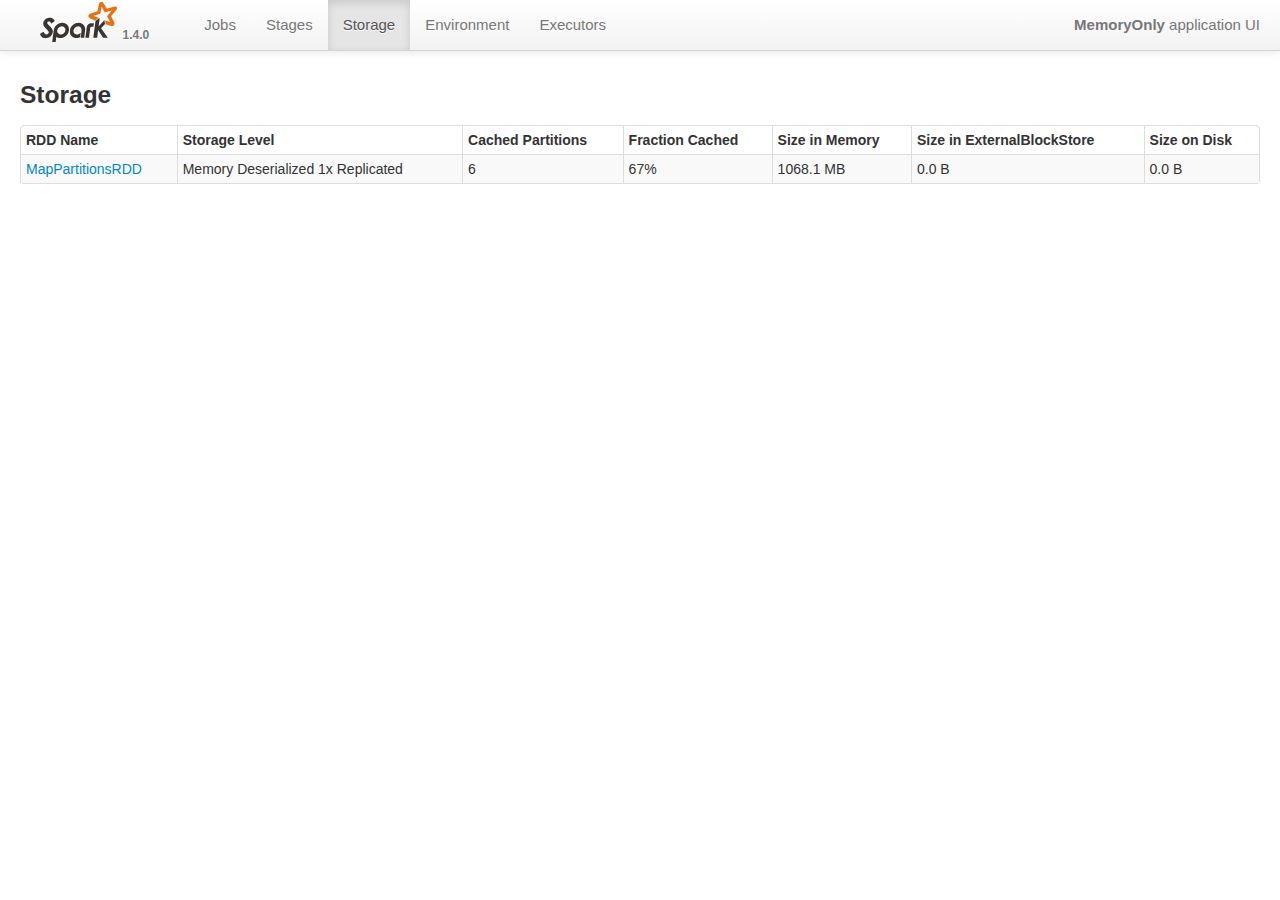
<file: sample_input/shuffle/master/memory_only/localhost:4040/storage/index.html>
<!DOCTYPE html><html>
      <head>
        <meta http-equiv="Content-type" content="text/html; charset=utf-8"/><link rel="stylesheet" href="../static/bootstrap.min.css" type="text/css"/><link rel="stylesheet" href="../static/vis.min.css" type="text/css"/><link rel="stylesheet" href="../static/webui.css" type="text/css"/><link rel="stylesheet" href="../static/timeline-view.css" type="text/css"/><script src="../static/sorttable.js"></script><script src="../static/jquery-1.11.1.min.js"></script><script src="../static/vis.min.js"></script><script src="../static/bootstrap-tooltip.js"></script><script src="../static/initialize-tooltips.js"></script><script src="../static/table.js"></script><script src="../static/additional-metrics.js"></script><script src="../static/timeline-view.js"></script>
        
        <title>MemoryOnly - Storage</title>
      </head>
      <body>
        <div class="navbar navbar-static-top">
          <div class="navbar-inner">
            <div class="brand">
              <a href="../index.html" class="brand">
                <img src="../static/spark-logo-77x50px-hd.png"/>
                <span class="version">1.4.0</span>
              </a>
            </div>
            <ul class="nav"><li class="">
        <a href="../img/glyphicons-halflings-white.png">Jobs</a>
      </li><li class="">
        <a href="../stages/index.html">Stages</a>
      </li><li class="active">
        <a href="index.html">Storage</a>
      </li><li class="">
        <a href="../environment/index.html">Environment</a>
      </li><li class="">
        <a href="../executors/index.html">Executors</a>
      </li></ul>
            <p class="navbar-text pull-right">
              <strong title="MemoryOnly">MemoryOnly</strong> application UI
            </p>
          </div>
        </div>
        <div class="container-fluid">
          <div class="row-fluid">
            <div class="span12">
              <h3 style="vertical-align: bottom; display: inline-block;">
                Storage
                
              </h3>
            </div>
          </div>
          <table class="table table-bordered table-condensed sortable table-striped" id="storage-by-rdd-table">
      <thead><th width="" class="">RDD Name</th><th width="" class="">Storage Level</th><th width="" class="">Cached Partitions</th><th width="" class="">Fraction Cached</th><th width="" class="">Size in Memory</th><th width="" class="">Size in ExternalBlockStore</th><th width="" class="">Size on Disk</th></thead>
      <tbody>
        <tr>
      <td>
        <a href="rdd?id=6">
          MapPartitionsRDD
        </a>
      </td>
      <td>Memory Deserialized 1x Replicated
      </td>
      <td>6</td>
      <td>67%</td>
      <td sorttable_customkey="1119989520">1068.1 MB</td>
      <td sorttable_customkey="0">0.0 B</td>
      <td sorttable_customkey="0">0.0 B</td>
    </tr>
      </tbody>
    </table>
        </div>
      </body>
    </html>
</file>
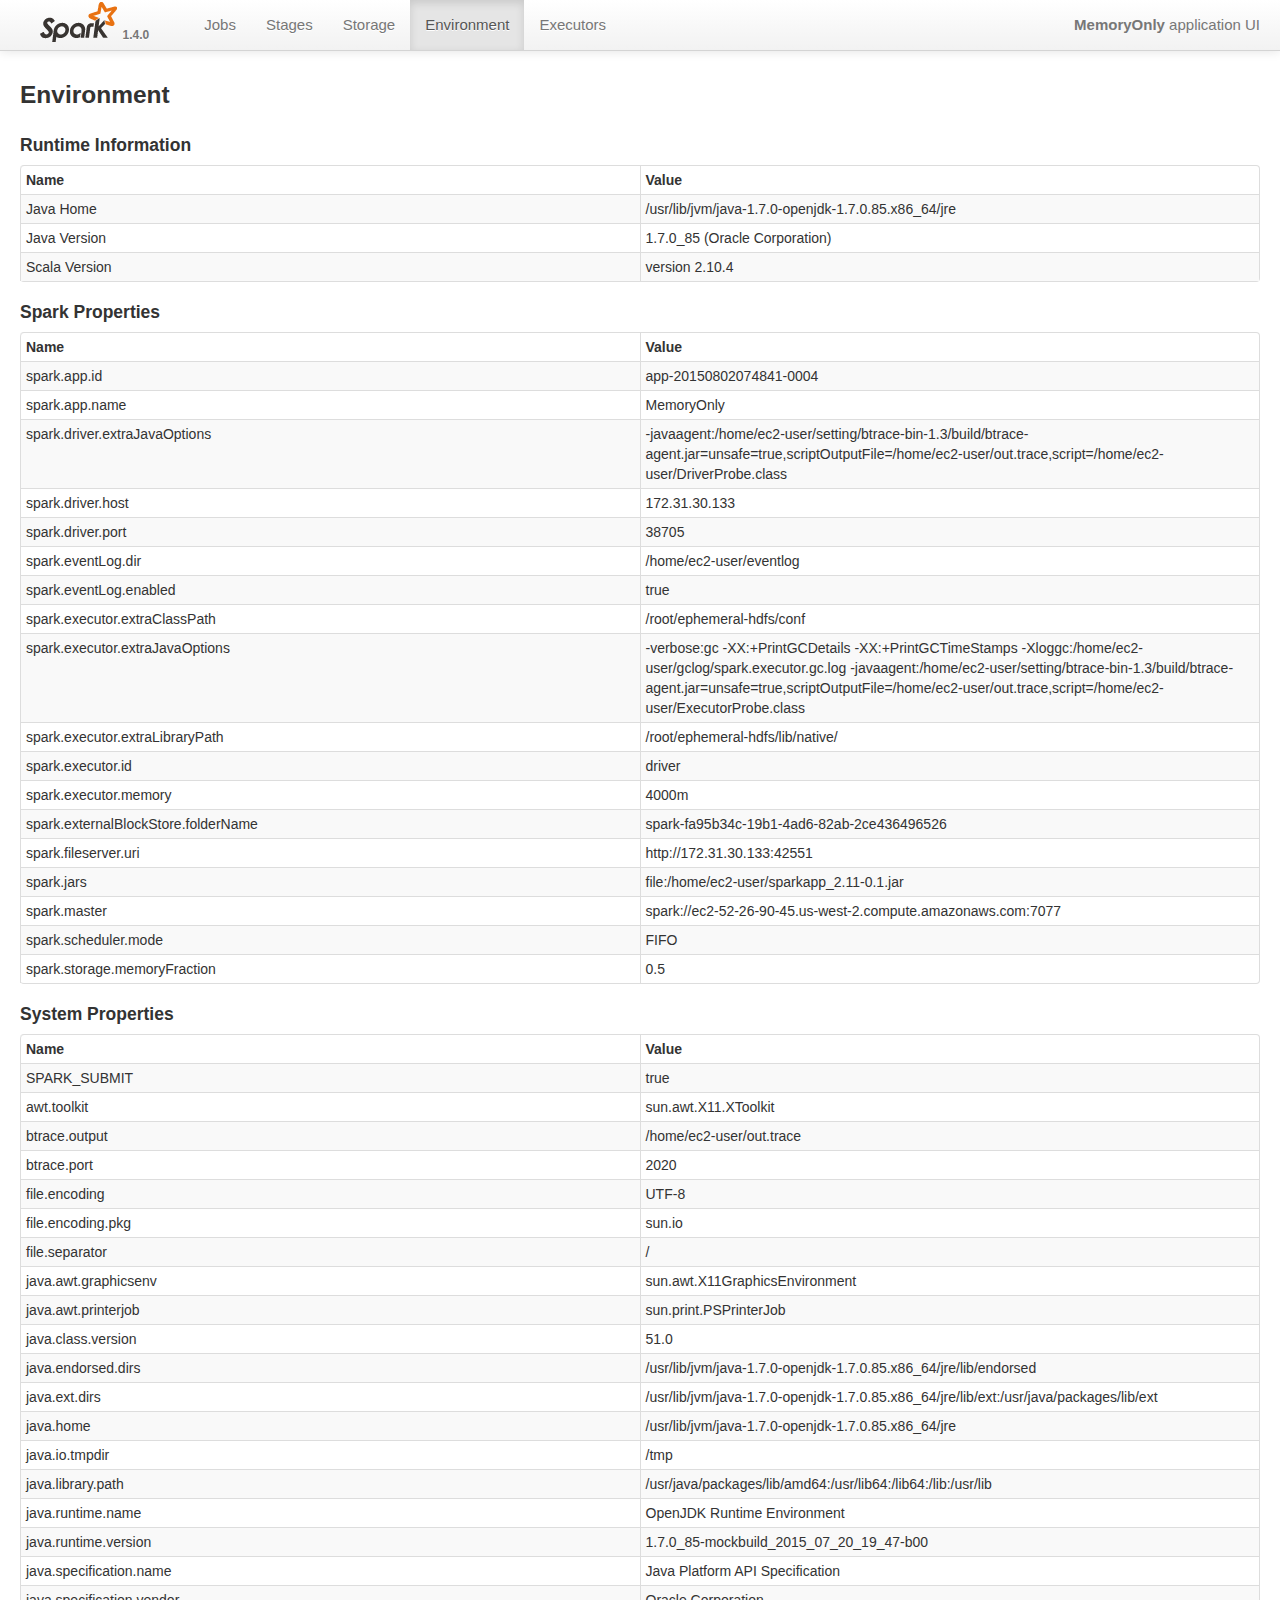
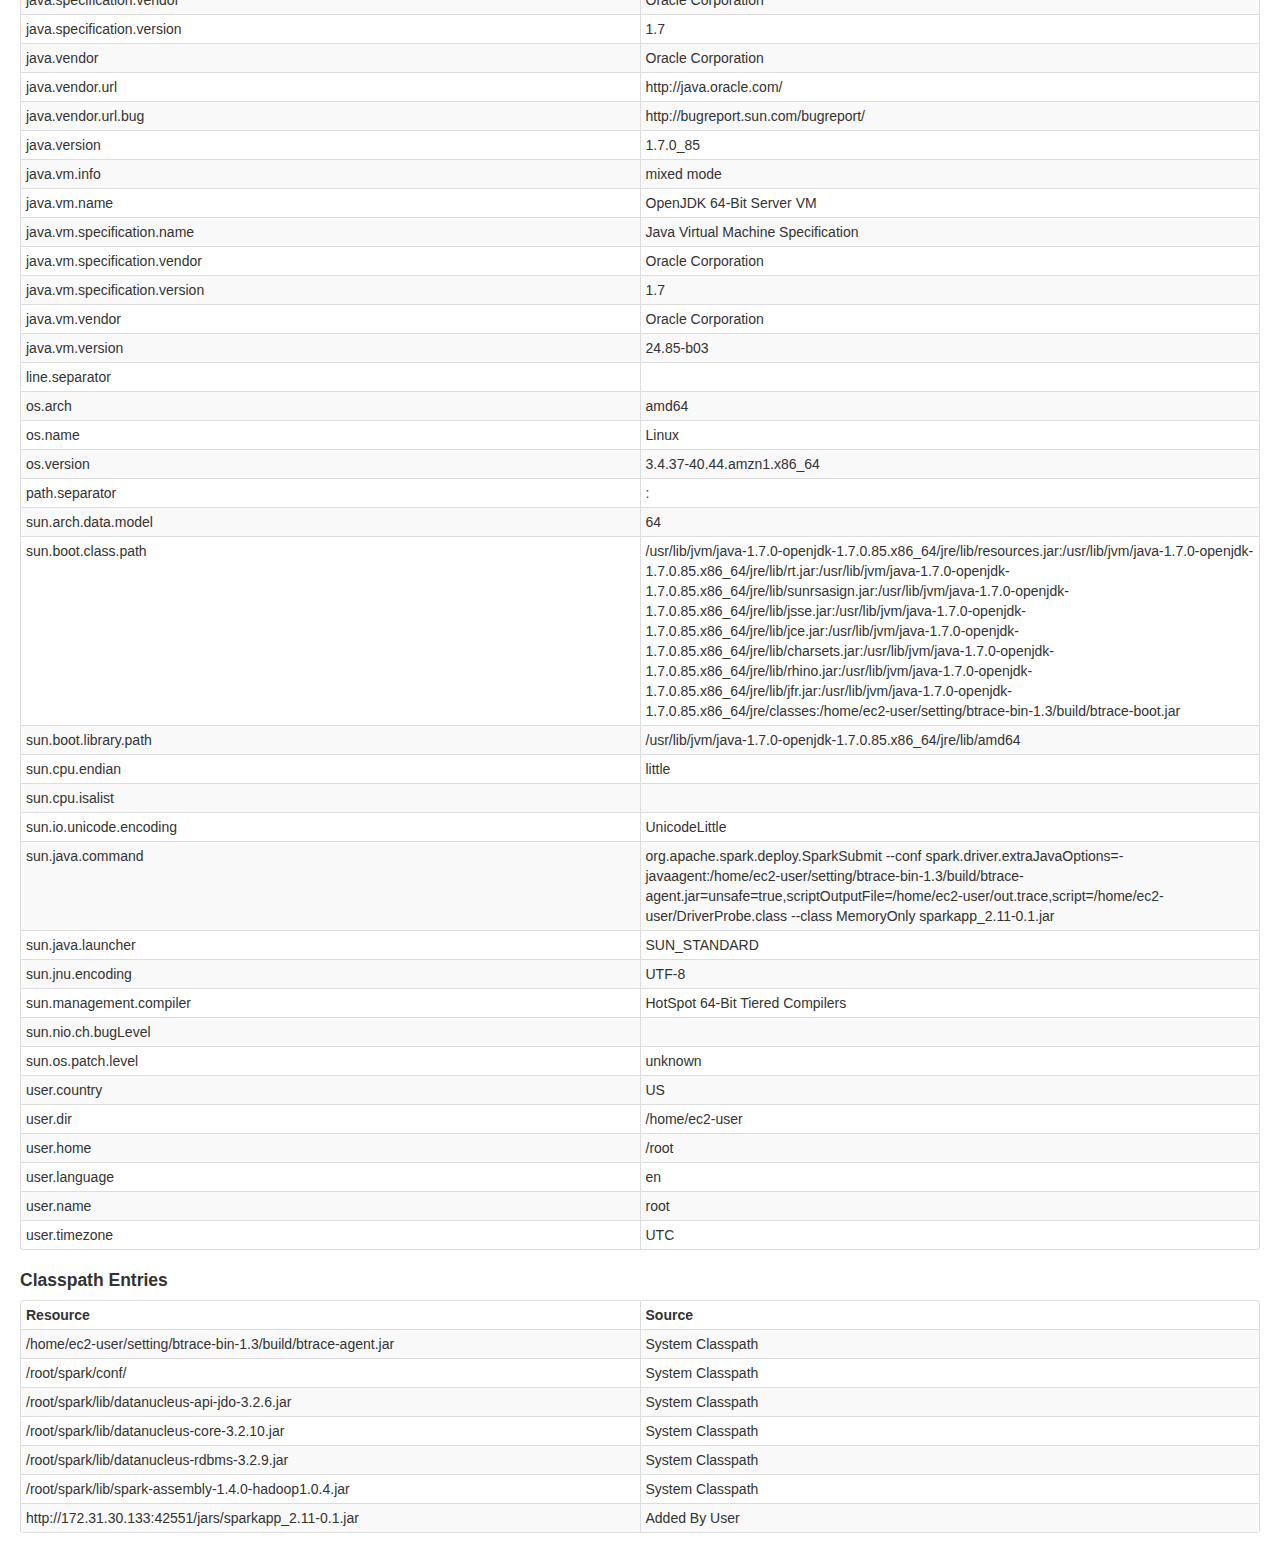
<file: sample_input/simple/master/memory_only/localhost:4040/environment/index.html>
<!DOCTYPE html><html>
      <head>
        <meta http-equiv="Content-type" content="text/html; charset=utf-8"/><link rel="stylesheet" href="../static/bootstrap.min.css" type="text/css"/><link rel="stylesheet" href="../static/vis.min.css" type="text/css"/><link rel="stylesheet" href="../static/webui.css" type="text/css"/><link rel="stylesheet" href="../static/timeline-view.css" type="text/css"/><script src="../static/sorttable.js"></script><script src="../static/jquery-1.11.1.min.js"></script><script src="../static/vis.min.js"></script><script src="../static/bootstrap-tooltip.js"></script><script src="../static/initialize-tooltips.js"></script><script src="../static/table.js"></script><script src="../static/additional-metrics.js"></script><script src="../static/timeline-view.js"></script>
        
        <title>MemoryOnly - Environment</title>
      </head>
      <body>
        <div class="navbar navbar-static-top">
          <div class="navbar-inner">
            <div class="brand">
              <a href="../index.html" class="brand">
                <img src="../static/spark-logo-77x50px-hd.png"/>
                <span class="version">1.4.0</span>
              </a>
            </div>
            <ul class="nav"><li class="">
        <a href="../img/glyphicons-halflings-white.png">Jobs</a>
      </li><li class="">
        <a href="../stages/index.html">Stages</a>
      </li><li class="">
        <a href="../storage/index.html">Storage</a>
      </li><li class="active">
        <a href="index.html">Environment</a>
      </li><li class="">
        <a href="../executors/index.html">Executors</a>
      </li></ul>
            <p class="navbar-text pull-right">
              <strong title="MemoryOnly">MemoryOnly</strong> application UI
            </p>
          </div>
        </div>
        <div class="container-fluid">
          <div class="row-fluid">
            <div class="span12">
              <h3 style="vertical-align: bottom; display: inline-block;">
                Environment
                
              </h3>
            </div>
          </div>
          <span>
        <h4>Runtime Information</h4> <table class="table table-bordered table-condensed sortable table-striped">
      <thead><th width="50.0%" class="">Name</th><th width="50.0%" class="">Value</th></thead>
      <tbody>
        <tr><td>Java Home</td><td>/usr/lib/jvm/java-1.7.0-openjdk-1.7.0.85.x86_64/jre</td></tr><tr><td>Java Version</td><td>1.7.0_85 (Oracle Corporation)</td></tr><tr><td>Scala Version</td><td>version 2.10.4</td></tr>
      </tbody>
    </table>
        <h4>Spark Properties</h4> <table class="table table-bordered table-condensed sortable table-striped">
      <thead><th width="50.0%" class="">Name</th><th width="50.0%" class="">Value</th></thead>
      <tbody>
        <tr><td>spark.app.id</td><td>app-20150802074841-0004</td></tr><tr><td>spark.app.name</td><td>MemoryOnly</td></tr><tr><td>spark.driver.extraJavaOptions</td><td>-javaagent:/home/ec2-user/setting/btrace-bin-1.3/build/btrace-agent.jar=unsafe=true,scriptOutputFile=/home/ec2-user/out.trace,script=/home/ec2-user/DriverProbe.class</td></tr><tr><td>spark.driver.host</td><td>172.31.30.133</td></tr><tr><td>spark.driver.port</td><td>38705</td></tr><tr><td>spark.eventLog.dir</td><td>/home/ec2-user/eventlog</td></tr><tr><td>spark.eventLog.enabled</td><td>true</td></tr><tr><td>spark.executor.extraClassPath</td><td>/root/ephemeral-hdfs/conf</td></tr><tr><td>spark.executor.extraJavaOptions</td><td>-verbose:gc -XX:+PrintGCDetails -XX:+PrintGCTimeStamps -Xloggc:/home/ec2-user/gclog/spark.executor.gc.log -javaagent:/home/ec2-user/setting/btrace-bin-1.3/build/btrace-agent.jar=unsafe=true,scriptOutputFile=/home/ec2-user/out.trace,script=/home/ec2-user/ExecutorProbe.class</td></tr><tr><td>spark.executor.extraLibraryPath</td><td>/root/ephemeral-hdfs/lib/native/</td></tr><tr><td>spark.executor.id</td><td>driver</td></tr><tr><td>spark.executor.memory</td><td>4000m</td></tr><tr><td>spark.externalBlockStore.folderName</td><td>spark-fa95b34c-19b1-4ad6-82ab-2ce436496526</td></tr><tr><td>spark.fileserver.uri</td><td>http://172.31.30.133:42551</td></tr><tr><td>spark.jars</td><td>file:/home/ec2-user/sparkapp_2.11-0.1.jar</td></tr><tr><td>spark.master</td><td>spark://ec2-52-26-90-45.us-west-2.compute.amazonaws.com:7077</td></tr><tr><td>spark.scheduler.mode</td><td>FIFO</td></tr><tr><td>spark.storage.memoryFraction</td><td>0.5</td></tr>
      </tbody>
    </table>
        <h4>System Properties</h4> <table class="table table-bordered table-condensed sortable table-striped">
      <thead><th width="50.0%" class="">Name</th><th width="50.0%" class="">Value</th></thead>
      <tbody>
        <tr><td>SPARK_SUBMIT</td><td>true</td></tr><tr><td>awt.toolkit</td><td>sun.awt.X11.XToolkit</td></tr><tr><td>btrace.output</td><td>/home/ec2-user/out.trace</td></tr><tr><td>btrace.port</td><td>2020</td></tr><tr><td>file.encoding</td><td>UTF-8</td></tr><tr><td>file.encoding.pkg</td><td>sun.io</td></tr><tr><td>file.separator</td><td>/</td></tr><tr><td>java.awt.graphicsenv</td><td>sun.awt.X11GraphicsEnvironment</td></tr><tr><td>java.awt.printerjob</td><td>sun.print.PSPrinterJob</td></tr><tr><td>java.class.version</td><td>51.0</td></tr><tr><td>java.endorsed.dirs</td><td>/usr/lib/jvm/java-1.7.0-openjdk-1.7.0.85.x86_64/jre/lib/endorsed</td></tr><tr><td>java.ext.dirs</td><td>/usr/lib/jvm/java-1.7.0-openjdk-1.7.0.85.x86_64/jre/lib/ext:/usr/java/packages/lib/ext</td></tr><tr><td>java.home</td><td>/usr/lib/jvm/java-1.7.0-openjdk-1.7.0.85.x86_64/jre</td></tr><tr><td>java.io.tmpdir</td><td>/tmp</td></tr><tr><td>java.library.path</td><td>/usr/java/packages/lib/amd64:/usr/lib64:/lib64:/lib:/usr/lib</td></tr><tr><td>java.runtime.name</td><td>OpenJDK Runtime Environment</td></tr><tr><td>java.runtime.version</td><td>1.7.0_85-mockbuild_2015_07_20_19_47-b00</td></tr><tr><td>java.specification.name</td><td>Java Platform API Specification</td></tr><tr><td>java.specification.vendor</td><td>Oracle Corporation</td></tr><tr><td>java.specification.version</td><td>1.7</td></tr><tr><td>java.vendor</td><td>Oracle Corporation</td></tr><tr><td>java.vendor.url</td><td>http://java.oracle.com/</td></tr><tr><td>java.vendor.url.bug</td><td>http://bugreport.sun.com/bugreport/</td></tr><tr><td>java.version</td><td>1.7.0_85</td></tr><tr><td>java.vm.info</td><td>mixed mode</td></tr><tr><td>java.vm.name</td><td>OpenJDK 64-Bit Server VM</td></tr><tr><td>java.vm.specification.name</td><td>Java Virtual Machine Specification</td></tr><tr><td>java.vm.specification.vendor</td><td>Oracle Corporation</td></tr><tr><td>java.vm.specification.version</td><td>1.7</td></tr><tr><td>java.vm.vendor</td><td>Oracle Corporation</td></tr><tr><td>java.vm.version</td><td>24.85-b03</td></tr><tr><td>line.separator</td><td>
</td></tr><tr><td>os.arch</td><td>amd64</td></tr><tr><td>os.name</td><td>Linux</td></tr><tr><td>os.version</td><td>3.4.37-40.44.amzn1.x86_64</td></tr><tr><td>path.separator</td><td>:</td></tr><tr><td>sun.arch.data.model</td><td>64</td></tr><tr><td>sun.boot.class.path</td><td>/usr/lib/jvm/java-1.7.0-openjdk-1.7.0.85.x86_64/jre/lib/resources.jar:/usr/lib/jvm/java-1.7.0-openjdk-1.7.0.85.x86_64/jre/lib/rt.jar:/usr/lib/jvm/java-1.7.0-openjdk-1.7.0.85.x86_64/jre/lib/sunrsasign.jar:/usr/lib/jvm/java-1.7.0-openjdk-1.7.0.85.x86_64/jre/lib/jsse.jar:/usr/lib/jvm/java-1.7.0-openjdk-1.7.0.85.x86_64/jre/lib/jce.jar:/usr/lib/jvm/java-1.7.0-openjdk-1.7.0.85.x86_64/jre/lib/charsets.jar:/usr/lib/jvm/java-1.7.0-openjdk-1.7.0.85.x86_64/jre/lib/rhino.jar:/usr/lib/jvm/java-1.7.0-openjdk-1.7.0.85.x86_64/jre/lib/jfr.jar:/usr/lib/jvm/java-1.7.0-openjdk-1.7.0.85.x86_64/jre/classes:/home/ec2-user/setting/btrace-bin-1.3/build/btrace-boot.jar</td></tr><tr><td>sun.boot.library.path</td><td>/usr/lib/jvm/java-1.7.0-openjdk-1.7.0.85.x86_64/jre/lib/amd64</td></tr><tr><td>sun.cpu.endian</td><td>little</td></tr><tr><td>sun.cpu.isalist</td><td></td></tr><tr><td>sun.io.unicode.encoding</td><td>UnicodeLittle</td></tr><tr><td>sun.java.command</td><td>org.apache.spark.deploy.SparkSubmit --conf spark.driver.extraJavaOptions=-javaagent:/home/ec2-user/setting/btrace-bin-1.3/build/btrace-agent.jar=unsafe=true,scriptOutputFile=/home/ec2-user/out.trace,script=/home/ec2-user/DriverProbe.class --class MemoryOnly sparkapp_2.11-0.1.jar</td></tr><tr><td>sun.java.launcher</td><td>SUN_STANDARD</td></tr><tr><td>sun.jnu.encoding</td><td>UTF-8</td></tr><tr><td>sun.management.compiler</td><td>HotSpot 64-Bit Tiered Compilers</td></tr><tr><td>sun.nio.ch.bugLevel</td><td></td></tr><tr><td>sun.os.patch.level</td><td>unknown</td></tr><tr><td>user.country</td><td>US</td></tr><tr><td>user.dir</td><td>/home/ec2-user</td></tr><tr><td>user.home</td><td>/root</td></tr><tr><td>user.language</td><td>en</td></tr><tr><td>user.name</td><td>root</td></tr><tr><td>user.timezone</td><td>UTC</td></tr>
      </tbody>
    </table>
        <h4>Classpath Entries</h4> <table class="table table-bordered table-condensed sortable table-striped">
      <thead><th width="50.0%" class="">Resource</th><th width="50.0%" class="">Source</th></thead>
      <tbody>
        <tr><td>/home/ec2-user/setting/btrace-bin-1.3/build/btrace-agent.jar</td><td>System Classpath</td></tr><tr><td>/root/spark/conf/</td><td>System Classpath</td></tr><tr><td>/root/spark/lib/datanucleus-api-jdo-3.2.6.jar</td><td>System Classpath</td></tr><tr><td>/root/spark/lib/datanucleus-core-3.2.10.jar</td><td>System Classpath</td></tr><tr><td>/root/spark/lib/datanucleus-rdbms-3.2.9.jar</td><td>System Classpath</td></tr><tr><td>/root/spark/lib/spark-assembly-1.4.0-hadoop1.0.4.jar</td><td>System Classpath</td></tr><tr><td>http://172.31.30.133:42551/jars/sparkapp_2.11-0.1.jar</td><td>Added By User</td></tr>
      </tbody>
    </table>
      </span>
        </div>
      </body>
    </html>
</file>
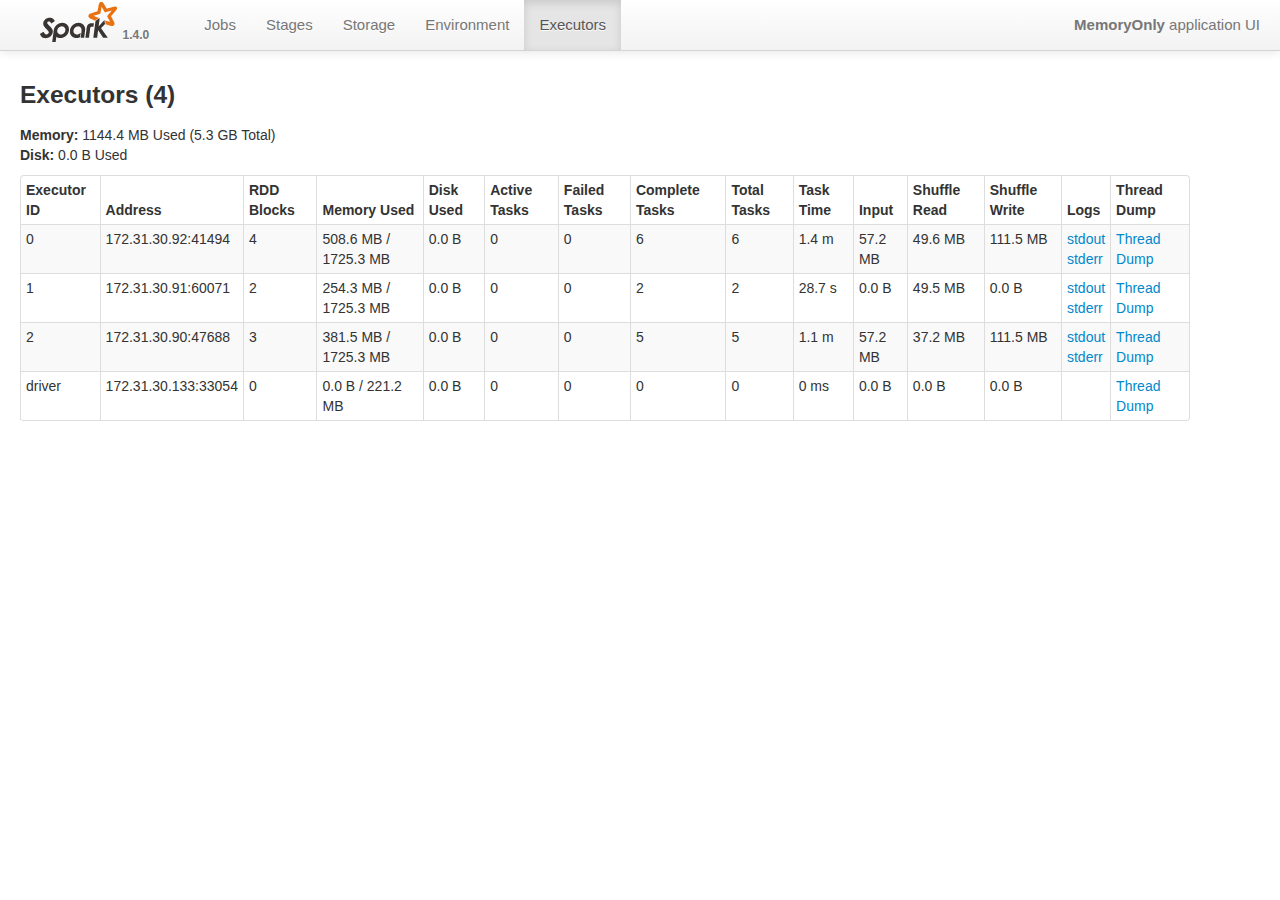
<file: sample_input/simple/master/memory_only/localhost:4040/executors/index.html>
<!DOCTYPE html><html>
      <head>
        <meta http-equiv="Content-type" content="text/html; charset=utf-8"/><link rel="stylesheet" href="../static/bootstrap.min.css" type="text/css"/><link rel="stylesheet" href="../static/vis.min.css" type="text/css"/><link rel="stylesheet" href="../static/webui.css" type="text/css"/><link rel="stylesheet" href="../static/timeline-view.css" type="text/css"/><script src="../static/sorttable.js"></script><script src="../static/jquery-1.11.1.min.js"></script><script src="../static/vis.min.js"></script><script src="../static/bootstrap-tooltip.js"></script><script src="../static/initialize-tooltips.js"></script><script src="../static/table.js"></script><script src="../static/additional-metrics.js"></script><script src="../static/timeline-view.js"></script>
        
        <title>MemoryOnly - Executors (4)</title>
      </head>
      <body>
        <div class="navbar navbar-static-top">
          <div class="navbar-inner">
            <div class="brand">
              <a href="../index.html" class="brand">
                <img src="../static/spark-logo-77x50px-hd.png"/>
                <span class="version">1.4.0</span>
              </a>
            </div>
            <ul class="nav"><li class="">
        <a href="../img/glyphicons-halflings-white.png">Jobs</a>
      </li><li class="">
        <a href="../stages/index.html">Stages</a>
      </li><li class="">
        <a href="../storage/index.html">Storage</a>
      </li><li class="">
        <a href="../environment/index.html">Environment</a>
      </li><li class="active">
        <a href="index.html">Executors</a>
      </li></ul>
            <p class="navbar-text pull-right">
              <strong title="MemoryOnly">MemoryOnly</strong> application UI
            </p>
          </div>
        </div>
        <div class="container-fluid">
          <div class="row-fluid">
            <div class="span12">
              <h3 style="vertical-align: bottom; display: inline-block;">
                Executors (4)
                
              </h3>
            </div>
          </div>
          <div class="row-fluid">
        <div class="span12">
          <ul class="unstyled">
            <li><strong>Memory:</strong>
              1144.4 MB Used
              (5.3 GB Total) </li>
            <li><strong>Disk:</strong> 0.0 B Used </li>
          </ul>
        </div>
      </div><div class="row">
        <div class="span12">
          <table class="table table-bordered table-condensed sortable table-striped">
        <thead>
          <th>Executor ID</th>
          <th>Address</th>
          <th>RDD Blocks</th>
          <th>Memory Used</th>
          <th>Disk Used</th>
          <th>Active Tasks</th>
          <th>Failed Tasks</th>
          <th>Complete Tasks</th>
          <th>Total Tasks</th>
          <th>Task Time</th>
          <th><span data-toggle="tooltip" title="Bytes and records read from Hadoop or from Spark storage.">Input</span></th>
          <th><span data-toggle="tooltip" title="Total shuffle bytes and records read (includes both data read locally and data read from
       remote executors). ">Shuffle Read</span></th>
          <th>
            <!-- Place the shuffle write tooltip on the left (rather than the default position
              of on top) because the shuffle write column is the last column on the right side and
              the tooltip is wider than the column, so it doesn't fit on top. -->
            <span data-toggle="tooltip" data-placement="left" title="Bytes and records written to disk in order to be read by a shuffle in a future stage.">
              Shuffle Write
            </span>
          </th>
          <th class="sorttable_nosort">Logs</th>
          <th class="sorttable_nosort">Thread Dump</th>
        </thead>
        <tbody>
          <tr>
      <td>0</td>
      <td>172.31.30.92:41494</td>
      <td>4</td>
      <td sorttable_customkey="533328424">
        508.6 MB /
        1725.3 MB
      </td>
      <td sorttable_customkey="0">
        0.0 B
      </td>
      <td>0</td>
      <td>0</td>
      <td>6</td>
      <td>6</td>
      <td sorttable_customkey="83385">
        1.4 m
      </td>
      <td sorttable_customkey="60000000">
        57.2 MB
      </td>
      <td sorttable_customkey="51957357">
        49.6 MB
      </td>
      <td sorttable_customkey="116905654">
        111.5 MB
      </td>
      <td>
            <div>
                  <a href="http://ec2-52-10-212-99.us-west-2.compute.amazonaws.com:8081/logPage/?appId=app-20150802074841-0004&amp;executorId=0&amp;logType=stdout">
                    stdout
                  </a>
                </div><div>
                  <a href="http://ec2-52-10-212-99.us-west-2.compute.amazonaws.com:8081/logPage/?appId=app-20150802074841-0004&amp;executorId=0&amp;logType=stderr">
                    stderr
                  </a>
                </div>
          </td>
      <td>
            <a href="threadDump/index.html?executorId=0">Thread Dump</a>
          </td>
    </tr><tr>
      <td>1</td>
      <td>172.31.30.91:60071</td>
      <td>2</td>
      <td sorttable_customkey="266664208">
        254.3 MB /
        1725.3 MB
      </td>
      <td sorttable_customkey="0">
        0.0 B
      </td>
      <td>0</td>
      <td>0</td>
      <td>2</td>
      <td>2</td>
      <td sorttable_customkey="28719">
        28.7 s
      </td>
      <td sorttable_customkey="0">
        0.0 B
      </td>
      <td sorttable_customkey="51956633">
        49.5 MB
      </td>
      <td sorttable_customkey="0">
        0.0 B
      </td>
      <td>
            <div>
                  <a href="http://ec2-52-26-61-110.us-west-2.compute.amazonaws.com:8081/logPage/?appId=app-20150802074841-0004&amp;executorId=1&amp;logType=stdout">
                    stdout
                  </a>
                </div><div>
                  <a href="http://ec2-52-26-61-110.us-west-2.compute.amazonaws.com:8081/logPage/?appId=app-20150802074841-0004&amp;executorId=1&amp;logType=stderr">
                    stderr
                  </a>
                </div>
          </td>
      <td>
            <a href="threadDump/index.html?executorId=1">Thread Dump</a>
          </td>
    </tr><tr>
      <td>2</td>
      <td>172.31.30.90:47688</td>
      <td>3</td>
      <td sorttable_customkey="399996320">
        381.5 MB /
        1725.3 MB
      </td>
      <td sorttable_customkey="0">
        0.0 B
      </td>
      <td>0</td>
      <td>0</td>
      <td>5</td>
      <td>5</td>
      <td sorttable_customkey="67379">
        1.1 m
      </td>
      <td sorttable_customkey="60000000">
        57.2 MB
      </td>
      <td sorttable_customkey="38969073">
        37.2 MB
      </td>
      <td sorttable_customkey="116905382">
        111.5 MB
      </td>
      <td>
            <div>
                  <a href="http://ec2-52-27-213-0.us-west-2.compute.amazonaws.com:8081/logPage/?appId=app-20150802074841-0004&amp;executorId=2&amp;logType=stdout">
                    stdout
                  </a>
                </div><div>
                  <a href="http://ec2-52-27-213-0.us-west-2.compute.amazonaws.com:8081/logPage/?appId=app-20150802074841-0004&amp;executorId=2&amp;logType=stderr">
                    stderr
                  </a>
                </div>
          </td>
      <td>
            <a href="threadDump/index.html?executorId=2">Thread Dump</a>
          </td>
    </tr><tr>
      <td>driver</td>
      <td>172.31.30.133:33054</td>
      <td>0</td>
      <td sorttable_customkey="0">
        0.0 B /
        221.2 MB
      </td>
      <td sorttable_customkey="0">
        0.0 B
      </td>
      <td>0</td>
      <td>0</td>
      <td>0</td>
      <td>0</td>
      <td sorttable_customkey="0">
        0 ms
      </td>
      <td sorttable_customkey="0">
        0.0 B
      </td>
      <td sorttable_customkey="0">
        0.0 B
      </td>
      <td sorttable_customkey="0">
        0.0 B
      </td>
      <td>
            
          </td>
      <td>
            <a href="threadDump/index.html?executorId=driver">Thread Dump</a>
          </td>
    </tr>
        </tbody>
      </table>
        </div>
      </div>
        </div>
      </body>
    </html>
</file>
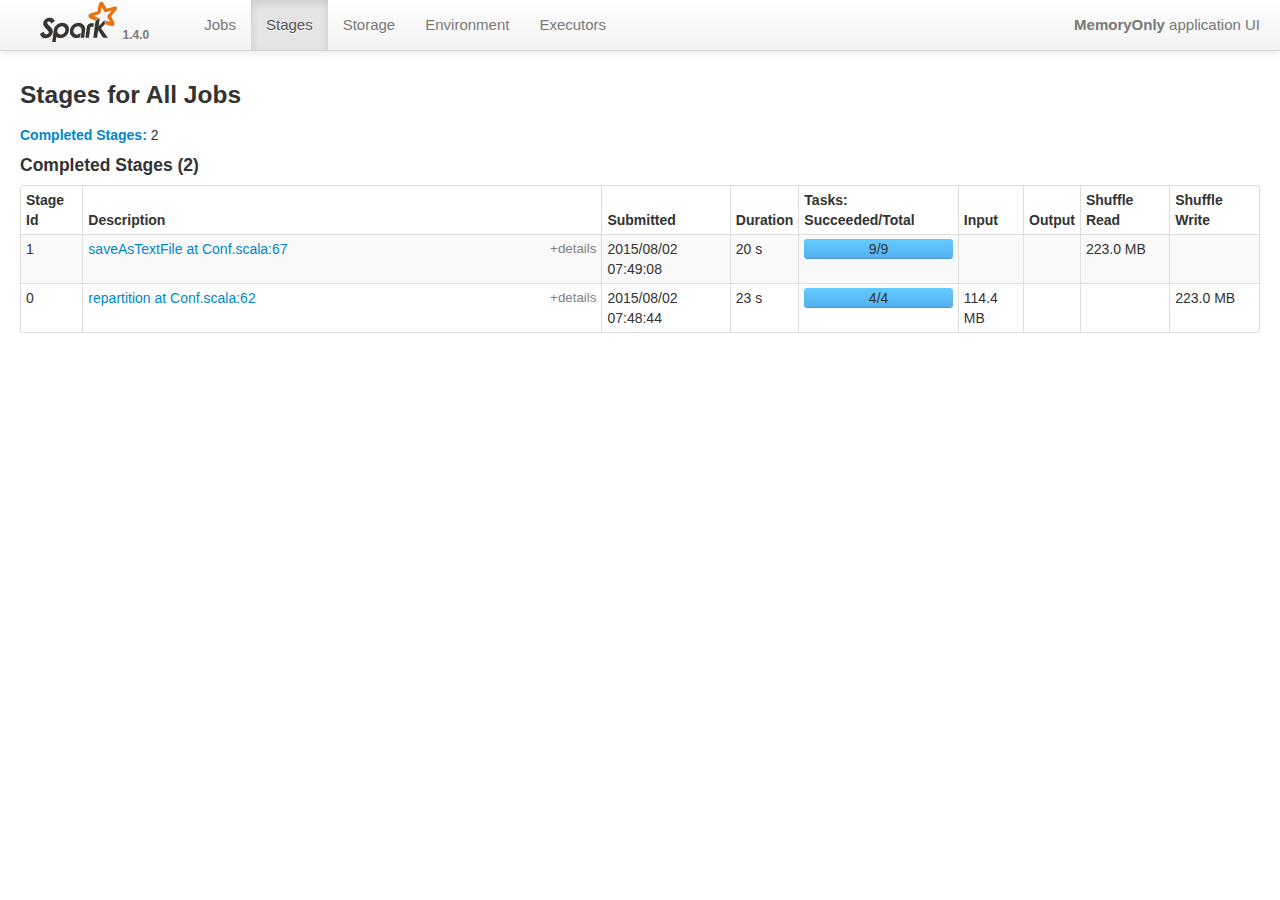
<file: sample_input/simple/master/memory_only/localhost:4040/stages/index.html>
<!DOCTYPE html><html>
      <head>
        <meta http-equiv="Content-type" content="text/html; charset=utf-8"/><link rel="stylesheet" href="../static/bootstrap.min.css" type="text/css"/><link rel="stylesheet" href="../static/vis.min.css" type="text/css"/><link rel="stylesheet" href="../static/webui.css" type="text/css"/><link rel="stylesheet" href="../static/timeline-view.css" type="text/css"/><script src="../static/sorttable.js"></script><script src="../static/jquery-1.11.1.min.js"></script><script src="../static/vis.min.js"></script><script src="../static/bootstrap-tooltip.js"></script><script src="../static/initialize-tooltips.js"></script><script src="../static/table.js"></script><script src="../static/additional-metrics.js"></script><script src="../static/timeline-view.js"></script>
        
        <title>MemoryOnly - Stages for All Jobs</title>
      </head>
      <body>
        <div class="navbar navbar-static-top">
          <div class="navbar-inner">
            <div class="brand">
              <a href="../index.html" class="brand">
                <img src="../static/spark-logo-77x50px-hd.png"/>
                <span class="version">1.4.0</span>
              </a>
            </div>
            <ul class="nav"><li class="">
        <a href="../img/glyphicons-halflings-white.png">Jobs</a>
      </li><li class="active">
        <a href="index.html">Stages</a>
      </li><li class="">
        <a href="../storage/index.html">Storage</a>
      </li><li class="">
        <a href="../environment/index.html">Environment</a>
      </li><li class="">
        <a href="../executors/index.html">Executors</a>
      </li></ul>
            <p class="navbar-text pull-right">
              <strong title="MemoryOnly">MemoryOnly</strong> application UI
            </p>
          </div>
        </div>
        <div class="container-fluid">
          <div class="row-fluid">
            <div class="span12">
              <h3 style="vertical-align: bottom; display: inline-block;">
                Stages for All Jobs
                
              </h3>
            </div>
          </div>
          <div>
          <ul class="unstyled">
            
            
            <li id="completed-summary">
                  <a href="index.html#completed"><strong>Completed Stages:</strong></a>
                  2
                </li>
            
          </ul>
        </div><h4 id="completed">Completed Stages (2)</h4><table class="table table-bordered table-striped table-condensed sortable">
      <thead><th>Stage Id</th><th>Description</th><th>Submitted</th><th>Duration</th><th>Tasks: Succeeded/Total</th><th><span data-toggle="tooltip" title="Bytes and records read from Hadoop or from Spark storage.">Input</span></th><th><span data-toggle="tooltip" title="Bytes and records written to Hadoop.">Output</span></th><th><span data-toggle="tooltip" title="Total shuffle bytes and records read (includes both data read locally and data read from
       remote executors). ">Shuffle Read</span></th><th>
      <!-- Place the shuffle write tooltip on the left (rather than the default position
        of on top) because the shuffle write column is the last column on the right side and
        the tooltip is wider than the column, so it doesn't fit on top. -->
      <span data-toggle="tooltip" data-placement="left" title="Bytes and records written to disk in order to be read by a shuffle in a future stage.">
        Shuffle Write
      </span>
    </th></thead>
      <tbody>
        <tr id="stage-1-0"><td>1</td><td><div>  <a href="stage?id=1&amp;attempt=0" class="name-link">saveAsTextFile at Conf.scala:67</a> <span onclick="this.parentNode.querySelector('.stage-details').classList.toggle('collapsed')" class="expand-details">
        +details
      </span><div class="stage-details collapsed">
        RDD: <a href="../storage/rdd?id=6">MapPartitionsRDD</a>
        <pre>org.apache.spark.rdd.RDD.saveAsTextFile(RDD.scala:1379)
util.Test$.simple(Conf.scala:67)
MemoryOnly$.main(MemoryOnly.scala:31)
MemoryOnly.main(MemoryOnly.scala)
sun.reflect.NativeMethodAccessorImpl.invoke0(Native Method)
sun.reflect.NativeMethodAccessorImpl.invoke(NativeMethodAccessorImpl.java:57)
sun.reflect.DelegatingMethodAccessorImpl.invoke(DelegatingMethodAccessorImpl.java:43)
java.lang.reflect.Method.invoke(Method.java:606)
org.apache.spark.deploy.SparkSubmit$.org$apache$spark$deploy$SparkSubmit$$runMain(SparkSubmit.scala:664)
org.apache.spark.deploy.SparkSubmit$.doRunMain$1(SparkSubmit.scala:169)
org.apache.spark.deploy.SparkSubmit$.submit(SparkSubmit.scala:192)
org.apache.spark.deploy.SparkSubmit$.main(SparkSubmit.scala:111)
org.apache.spark.deploy.SparkSubmit.main(SparkSubmit.scala)</pre>
      </div></div></td><td sorttable_customkey="1438501748246" valign="middle">
      2015/08/02 07:49:08
    </td><td sorttable_customkey="20029">20 s</td><td class="progress-cell">
      <div class="progress">
      <span style="text-align:center; position:absolute; width:100%; left:0;">
        9/9
        
        
      </span>
      <div class="bar bar-completed" style="width: 100.0%"></div>
      <div class="bar bar-running" style="width: 0.0%"></div>
    </div>
    </td><td sorttable_customkey="0"></td><td sorttable_customkey="0"></td><td sorttable_customkey="233811036">223.0 MB</td><td sorttable_customkey="0"></td></tr><tr id="stage-0-0"><td>0</td><td><div>  <a href="stage?id=0&amp;attempt=0" class="name-link">repartition at Conf.scala:62</a> <span onclick="this.parentNode.querySelector('.stage-details').classList.toggle('collapsed')" class="expand-details">
        +details
      </span><div class="stage-details collapsed">
        
        <pre>org.apache.spark.rdd.RDD.repartition(RDD.scala:341)
util.Test$.simple(Conf.scala:62)
MemoryOnly$.main(MemoryOnly.scala:31)
MemoryOnly.main(MemoryOnly.scala)
sun.reflect.NativeMethodAccessorImpl.invoke0(Native Method)
sun.reflect.NativeMethodAccessorImpl.invoke(NativeMethodAccessorImpl.java:57)
sun.reflect.DelegatingMethodAccessorImpl.invoke(DelegatingMethodAccessorImpl.java:43)
java.lang.reflect.Method.invoke(Method.java:606)
org.apache.spark.deploy.SparkSubmit$.org$apache$spark$deploy$SparkSubmit$$runMain(SparkSubmit.scala:664)
org.apache.spark.deploy.SparkSubmit$.doRunMain$1(SparkSubmit.scala:169)
org.apache.spark.deploy.SparkSubmit$.submit(SparkSubmit.scala:192)
org.apache.spark.deploy.SparkSubmit$.main(SparkSubmit.scala:111)
org.apache.spark.deploy.SparkSubmit.main(SparkSubmit.scala)</pre>
      </div></div></td><td sorttable_customkey="1438501724995" valign="middle">
      2015/08/02 07:48:44
    </td><td sorttable_customkey="23135">23 s</td><td class="progress-cell">
      <div class="progress">
      <span style="text-align:center; position:absolute; width:100%; left:0;">
        4/4
        
        
      </span>
      <div class="bar bar-completed" style="width: 100.0%"></div>
      <div class="bar bar-running" style="width: 0.0%"></div>
    </div>
    </td><td sorttable_customkey="120000000">114.4 MB</td><td sorttable_customkey="0"></td><td sorttable_customkey="0"></td><td sorttable_customkey="233811036">223.0 MB</td></tr>
      </tbody>
    </table>
        </div>
      </body>
    </html>
</file>
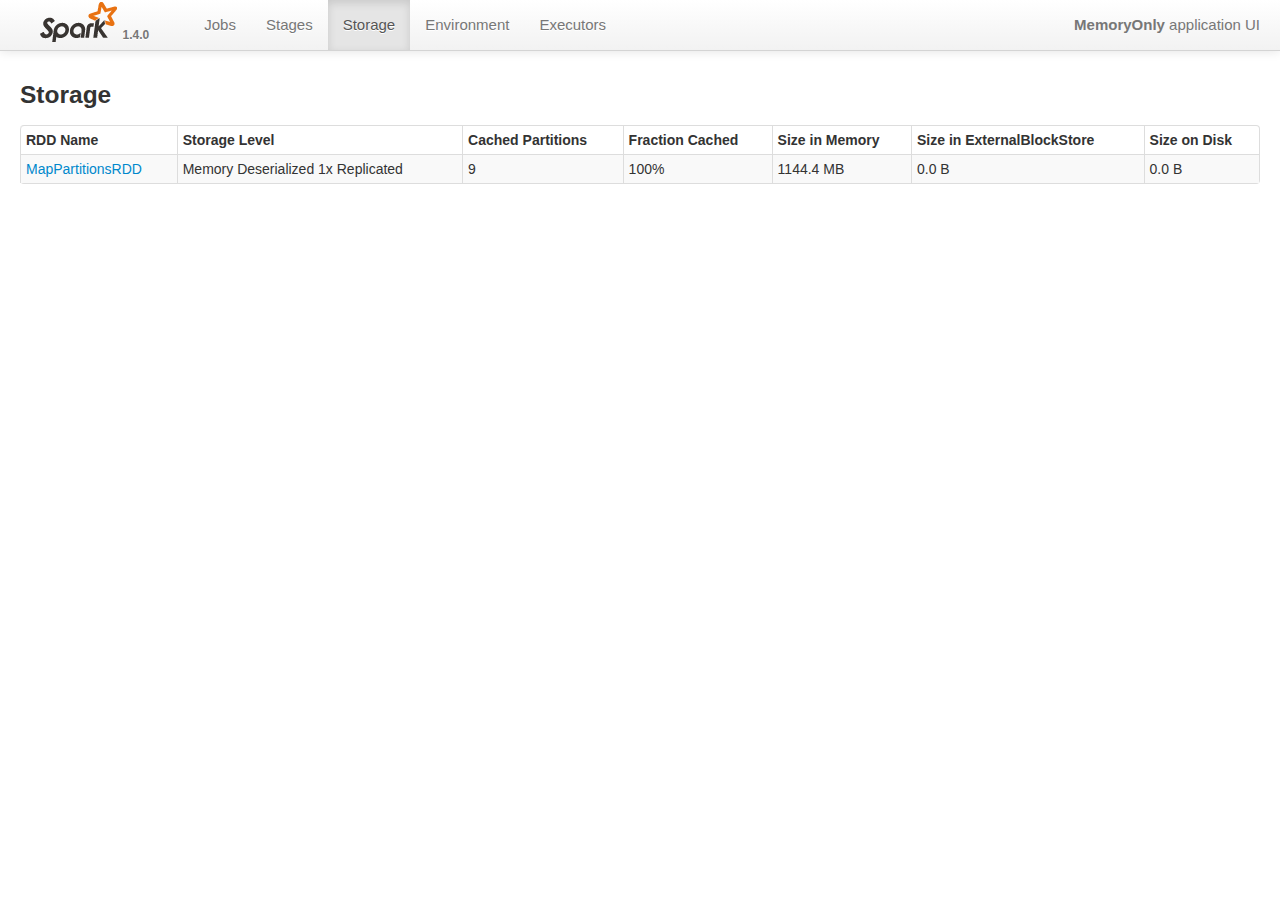
<file: sample_input/simple/master/memory_only/localhost:4040/storage/index.html>
<!DOCTYPE html><html>
      <head>
        <meta http-equiv="Content-type" content="text/html; charset=utf-8"/><link rel="stylesheet" href="../static/bootstrap.min.css" type="text/css"/><link rel="stylesheet" href="../static/vis.min.css" type="text/css"/><link rel="stylesheet" href="../static/webui.css" type="text/css"/><link rel="stylesheet" href="../static/timeline-view.css" type="text/css"/><script src="../static/sorttable.js"></script><script src="../static/jquery-1.11.1.min.js"></script><script src="../static/vis.min.js"></script><script src="../static/bootstrap-tooltip.js"></script><script src="../static/initialize-tooltips.js"></script><script src="../static/table.js"></script><script src="../static/additional-metrics.js"></script><script src="../static/timeline-view.js"></script>
        
        <title>MemoryOnly - Storage</title>
      </head>
      <body>
        <div class="navbar navbar-static-top">
          <div class="navbar-inner">
            <div class="brand">
              <a href="../index.html" class="brand">
                <img src="../static/spark-logo-77x50px-hd.png"/>
                <span class="version">1.4.0</span>
              </a>
            </div>
            <ul class="nav"><li class="">
        <a href="../img/glyphicons-halflings-white.png">Jobs</a>
      </li><li class="">
        <a href="../stages/index.html">Stages</a>
      </li><li class="active">
        <a href="index.html">Storage</a>
      </li><li class="">
        <a href="../environment/index.html">Environment</a>
      </li><li class="">
        <a href="../executors/index.html">Executors</a>
      </li></ul>
            <p class="navbar-text pull-right">
              <strong title="MemoryOnly">MemoryOnly</strong> application UI
            </p>
          </div>
        </div>
        <div class="container-fluid">
          <div class="row-fluid">
            <div class="span12">
              <h3 style="vertical-align: bottom; display: inline-block;">
                Storage
                
              </h3>
            </div>
          </div>
          <table class="table table-bordered table-condensed sortable table-striped" id="storage-by-rdd-table">
      <thead><th width="" class="">RDD Name</th><th width="" class="">Storage Level</th><th width="" class="">Cached Partitions</th><th width="" class="">Fraction Cached</th><th width="" class="">Size in Memory</th><th width="" class="">Size in ExternalBlockStore</th><th width="" class="">Size on Disk</th></thead>
      <tbody>
        <tr>
      <td>
        <a href="rdd?id=6">
          MapPartitionsRDD
        </a>
      </td>
      <td>Memory Deserialized 1x Replicated
      </td>
      <td>9</td>
      <td>100%</td>
      <td sorttable_customkey="1199988952">1144.4 MB</td>
      <td sorttable_customkey="0">0.0 B</td>
      <td sorttable_customkey="0">0.0 B</td>
    </tr>
      </tbody>
    </table>
        </div>
      </body>
    </html>
</file>
<file: sample_input/shuffle/master/memory_only/localhost:4040/static/vis.min.css>
.vis .overlay{position:absolute;top:0;left:0;width:100%;height:100%;z-index:10}.vis-active{box-shadow:0 0 10px #86d5f8}.vis [class*=span]{min-height:0;width:auto}.vis.timeline.root{position:relative;border:1px solid #bfbfbf;overflow:hidden;padding:0;margin:0;box-sizing:border-box}.vis.timeline .vispanel{position:absolute;padding:0;margin:0;box-sizing:border-box}.vis.timeline .vispanel.bottom,.vis.timeline .vispanel.center,.vis.timeline .vispanel.left,.vis.timeline .vispanel.right,.vis.timeline .vispanel.top{border:1px #bfbfbf}.vis.timeline .vispanel.center,.vis.timeline .vispanel.left,.vis.timeline .vispanel.right{border-top-style:solid;border-bottom-style:solid;overflow:hidden}.vis.timeline .vispanel.bottom,.vis.timeline .vispanel.center,.vis.timeline .vispanel.top{border-left-style:solid;border-right-style:solid}.vis.timeline .background{overflow:hidden}.vis.timeline .vispanel>.content{position:relative}.vis.timeline .vispanel .shadow{position:absolute;width:100%;height:1px;box-shadow:0 0 10px rgba(0,0,0,.8)}.vis.timeline .vispanel .shadow.top{top:-1px;left:0}.vis.timeline .vispanel .shadow.bottom{bottom:-1px;left:0}.vis.timeline .labelset{position:relative;overflow:hidden;box-sizing:border-box}.vis.timeline .labelset .vlabel{position:relative;left:0;top:0;width:100%;color:#4d4d4d;box-sizing:border-box;border-bottom:1px solid #bfbfbf}.vis.timeline .labelset .vlabel:last-child{border-bottom:none}.vis.timeline .labelset .vlabel .inner{display:inline-block;padding:5px}.vis.timeline .labelset .vlabel .inner.hidden{padding:0}.vis.timeline .itemset{position:relative;padding:0;margin:0;box-sizing:border-box}.vis.timeline .itemset .background,.vis.timeline .itemset .foreground{position:absolute;width:100%;height:100%;overflow:visible}.vis.timeline .axis{position:absolute;width:100%;height:0;left:0;z-index:1}.vis.timeline .foreground .group{position:relative;box-sizing:border-box;border-bottom:1px solid #bfbfbf}.vis.timeline .foreground .group:last-child{border-bottom:none}.vis.timeline .item{position:absolute;color:#1A1A1A;border-color:#97B0F8;border-width:1px;background-color:#D5DDF6;display:inline-block;padding:5px}.vis.timeline .item.selected{border-color:#FFC200;background-color:#FFF785;z-index:2}.vis.timeline .editable .item.selected{cursor:move}.vis.timeline .item.point.selected{background-color:#FFF785}.vis.timeline .item.box{text-align:center;border-style:solid;border-radius:2px}.vis.timeline .item.point{background:0 0}.vis.timeline .item.dot{position:absolute;padding:0;border-width:4px;border-style:solid;border-radius:4px}.vis.timeline .item.range{border-style:solid;border-radius:2px;box-sizing:border-box}.vis.timeline .item.background{overflow:hidden;border:none;background-color:rgba(213,221,246,.4);box-sizing:border-box;padding:0;margin:0}.vis.timeline .item.range .content{position:relative;display:inline-block;max-width:100%;overflow:hidden}.vis.timeline .item.background .content{position:absolute;display:inline-block;overflow:hidden;max-width:100%;margin:5px}.vis.timeline .item.line{padding:0;position:absolute;width:0;border-left-width:1px;border-left-style:solid}.vis.timeline .item .content{white-space:nowrap;overflow:hidden}.vis.timeline .item .delete{background:url(http://localhost:4040/static/img/timeline/delete.png) top center no-repeat;position:absolute;width:24px;height:24px;top:0;right:-24px;cursor:pointer}.vis.timeline .item.range .drag-left{position:absolute;width:24px;height:100%;top:0;left:-4px;cursor:w-resize}.vis.timeline .item.range .drag-right{position:absolute;width:24px;height:100%;top:0;right:-4px;cursor:e-resize}.vis.timeline .timeaxis{position:relative;overflow:hidden}.vis.timeline .timeaxis.foreground{top:0;left:0;width:100%}.vis.timeline .timeaxis.background{position:absolute;top:0;left:0;width:100%;height:100%}.vis.timeline .timeaxis .text{position:absolute;color:#4d4d4d;padding:3px;white-space:nowrap}.vis.timeline .timeaxis .text.measure{position:absolute;padding-left:0;padding-right:0;margin-left:0;margin-right:0;visibility:hidden}.vis.timeline .timeaxis .grid.vertical{position:absolute;border-left:1px solid}.vis.timeline .timeaxis .grid.minor{border-color:#e5e5e5}.vis.timeline .timeaxis .grid.major{border-color:#bfbfbf}.vis.timeline .currenttime{background-color:#FF7F6E;width:2px;z-index:1}.vis.timeline .customtime{background-color:#6E94FF;width:2px;cursor:move;z-index:1}.vis.timeline .vispanel.background.horizontal .grid.horizontal{position:absolute;width:100%;height:0;border-bottom:1px solid}.vis.timeline .vispanel.background.horizontal .grid.minor{border-color:#e5e5e5}.vis.timeline .vispanel.background.horizontal .grid.major{border-color:#bfbfbf}.vis.timeline .dataaxis .yAxis.major{width:100%;position:absolute;color:#4d4d4d;white-space:nowrap}.vis.timeline .dataaxis .yAxis.major.measure{padding:0;margin:0;border:0;visibility:hidden;width:auto}.vis.timeline .dataaxis .yAxis.minor{position:absolute;width:100%;color:#bebebe;white-space:nowrap}.vis.timeline .dataaxis .yAxis.minor.measure{padding:0;margin:0;border:0;visibility:hidden;width:auto}.vis.timeline .dataaxis .yAxis.title{position:absolute;color:#4d4d4d;white-space:nowrap;bottom:20px;text-align:center}.vis.timeline .dataaxis .yAxis.title.measure{padding:0;margin:0;visibility:hidden;width:auto}.vis.timeline .dataaxis .yAxis.title.left{bottom:0;-webkit-transform-origin:left top;-moz-transform-origin:left top;-ms-transform-origin:left top;-o-transform-origin:left top;transform-origin:left bottom;-webkit-transform:rotate(-90deg);-moz-transform:rotate(-90deg);-ms-transform:rotate(-90deg);-o-transform:rotate(-90deg);transform:rotate(-90deg)}.vis.timeline .dataaxis .yAxis.title.right{bottom:0;-webkit-transform-origin:right bottom;-moz-transform-origin:right bottom;-ms-transform-origin:right bottom;-o-transform-origin:right bottom;transform-origin:right bottom;-webkit-transform:rotate(90deg);-moz-transform:rotate(90deg);-ms-transform:rotate(90deg);-o-transform:rotate(90deg);transform:rotate(90deg)}.vis.timeline .legend{background-color:rgba(247,252,255,.65);padding:5px;border-color:#b3b3b3;border-style:solid;border-width:1px;box-shadow:2px 2px 10px rgba(154,154,154,.55)}.vis.timeline .legendText{white-space:nowrap;display:inline-block}.vis.timeline .graphGroup0{fill:#4f81bd;fill-opacity:0;stroke-width:2px;stroke:#4f81bd}.vis.timeline .graphGroup1{fill:#f79646;fill-opacity:0;stroke-width:2px;stroke:#f79646}.vis.timeline .graphGroup2{fill:#8c51cf;fill-opacity:0;stroke-width:2px;stroke:#8c51cf}.vis.timeline .graphGroup3{fill:#75c841;fill-opacity:0;stroke-width:2px;stroke:#75c841}.vis.timeline .graphGroup4{fill:#ff0100;fill-opacity:0;stroke-width:2px;stroke:#ff0100}.vis.timeline .graphGroup5{fill:#37d8e6;fill-opacity:0;stroke-width:2px;stroke:#37d8e6}.vis.timeline .graphGroup6{fill:#042662;fill-opacity:0;stroke-width:2px;stroke:#042662}.vis.timeline .graphGroup7{fill:#00ff26;fill-opacity:0;stroke-width:2px;stroke:#00ff26}.vis.timeline .graphGroup8{fill:#f0f;fill-opacity:0;stroke-width:2px;stroke:#f0f}.vis.timeline .graphGroup9{fill:#8f3938;fill-opacity:0;stroke-width:2px;stroke:#8f3938}.vis.timeline .fill{fill-opacity:.1;stroke:none}.vis.timeline .bar{fill-opacity:.5;stroke-width:1px}.vis.timeline .point{stroke-width:2px;fill-opacity:1}.vis.timeline .legendBackground{stroke-width:1px;fill-opacity:.9;fill:#fff;stroke:#c2c2c2}.vis.timeline .outline{stroke-width:1px;fill-opacity:1;fill:#fff;stroke:#e5e5e5}.vis.timeline .iconFill{fill-opacity:.3;stroke:none}div.network-manipulationDiv{border-width:0;border-bottom:1px;border-style:solid;border-color:#d6d9d8;background:#fff;background:-moz-linear-gradient(top,#fff 0,#fcfcfc 48%,#fafafa 50%,#fcfcfc 100%);background:-webkit-gradient(linear,left top,left bottom,color-stop(0,#fff),color-stop(48%,#fcfcfc),color-stop(50%,#fafafa),color-stop(100%,#fcfcfc));background:-webkit-linear-gradient(top,#fff 0,#fcfcfc 48%,#fafafa 50%,#fcfcfc 100%);background:-o-linear-gradient(top,#fff 0,#fcfcfc 48%,#fafafa 50%,#fcfcfc 100%);background:-ms-linear-gradient(top,#fff 0,#fcfcfc 48%,#fafafa 50%,#fcfcfc 100%);background:linear-gradient(to bottom,#fff 0,#fcfcfc 48%,#fafafa 50%,#fcfcfc 100%);filter:progid:DXImageTransform.Microsoft.gradient(startColorstr='#ffffff', endColorstr='#fcfcfc', GradientType=0);position:absolute;left:0;top:0;width:100%;height:30px}div.network-manipulation-editMode{position:absolute;left:0;top:0;height:30px;margin-top:20px}div.network-manipulation-closeDiv{position:absolute;right:0;top:0;width:30px;height:30px;background-position:20px 3px;background-repeat:no-repeat;background-image:url(http://localhost:4040/static/img/network/cross.png);cursor:pointer;-webkit-touch-callout:none;-webkit-user-select:none;-khtml-user-select:none;-moz-user-select:none;-ms-user-select:none;user-select:none}div.network-manipulation-closeDiv:hover{opacity:.6}span.network-manipulationUI{font-family:verdana;font-size:12px;-moz-border-radius:15px;border-radius:15px;display:inline-block;background-position:0 0;background-repeat:no-repeat;height:24px;margin:-14px 0 0 10px;vertical-align:middle;cursor:pointer;padding:0 8px;-webkit-touch-callout:none;-webkit-user-select:none;-khtml-user-select:none;-moz-user-select:none;-ms-user-select:none;user-select:none}span.network-manipulationUI:hover{box-shadow:1px 1px 8px rgba(0,0,0,.2)}span.network-manipulationUI:active{box-shadow:1px 1px 8px rgba(0,0,0,.5)}span.network-manipulationUI.back{background-image:url(http://localhost:4040/static/img/network/backIcon.png)}span.network-manipulationUI.none:hover{box-shadow:1px 1px 8px transparent;cursor:default}span.network-manipulationUI.none:active{box-shadow:1px 1px 8px transparent}span.network-manipulationUI.none{padding:0}span.network-manipulationUI.notification{margin:2px;font-weight:700}span.network-manipulationUI.add{background-image:url(http://localhost:4040/static/img/network/addNodeIcon.png)}span.network-manipulationUI.edit{background-image:url(http://localhost:4040/static/img/network/editIcon.png)}span.network-manipulationUI.edit.editmode{background-color:#fcfcfc;border-style:solid;border-width:1px;border-color:#ccc}span.network-manipulationUI.connect{background-image:url(http://localhost:4040/static/img/network/connectIcon.png)}span.network-manipulationUI.delete{background-image:url(http://localhost:4040/static/img/network/deleteIcon.png)}span.network-manipulationLabel{margin:0 0 0 23px;line-height:25px}div.network-seperatorLine{display:inline-block;width:1px;height:20px;background-color:#bdbdbd;margin:5px 7px 0 15px}div.network-navigation_wrapper{position:absolute;left:0;top:0;width:100%;height:100%}div.network-navigation{width:34px;height:34px;-moz-border-radius:17px;border-radius:17px;position:absolute;display:inline-block;background-position:2px 2px;background-repeat:no-repeat;cursor:pointer;-webkit-touch-callout:none;-webkit-user-select:none;-khtml-user-select:none;-moz-user-select:none;-ms-user-select:none;user-select:none}div.network-navigation:hover{box-shadow:0 0 3px 3px rgba(56,207,21,.3)}div.network-navigation:active{box-shadow:0 0 1px 3px rgba(56,207,21,.95)}div.network-navigation.up{background-image:url(http://localhost:4040/static/img/network/upArrow.png);bottom:50px;left:55px}div.network-navigation.down{background-image:url(http://localhost:4040/static/img/network/downArrow.png);bottom:10px;left:55px}div.network-navigation.left{background-image:url(http://localhost:4040/static/img/network/leftArrow.png);bottom:10px;left:15px}div.network-navigation.right{background-image:url(http://localhost:4040/static/img/network/rightArrow.png);bottom:10px;left:95px}div.network-navigation.zoomIn{background-image:url(http://localhost:4040/static/img/network/plus.png);bottom:10px;right:15px}div.network-navigation.zoomOut{background-image:url(http://localhost:4040/static/img/network/minus.png);bottom:10px;right:55px}div.network-navigation.zoomExtends{background-image:url(http://localhost:4040/static/img/network/zoomExtends.png);bottom:50px;right:15px}
</file>
<file: sample_input/shuffle/master/memory_only/localhost:4040/static/webui.css>
/*
 * Licensed to the Apache Software Foundation (ASF) under one or more
 * contributor license agreements.  See the NOTICE file distributed with
 * this work for additional information regarding copyright ownership.
 * The ASF licenses this file to You under the Apache License, Version 2.0
 * (the "License"); you may not use this file except in compliance with
 * the License.  You may obtain a copy of the License at
 *
 *    http://www.apache.org/licenses/LICENSE-2.0
 *
 * Unless required by applicable law or agreed to in writing, software
 * distributed under the License is distributed on an "AS IS" BASIS,
 * WITHOUT WARRANTIES OR CONDITIONS OF ANY KIND, either express or implied.
 * See the License for the specific language governing permissions and
 * limitations under the License.
 */

.navbar {
  height: 50px;
  font-size: 15px;
  margin-bottom: 15px;
  min-width: 1200px
}

.navbar .navbar-inner {
  height: 50px;
}

.navbar .brand {
  margin-right: 20px;
  margin-bottom: 0;
  margin-top: 0;
  margin-left: 10px;
  padding: 0;
}

.navbar .nav > li {
  height: 50px;
}

.navbar .nav > li a {
  height: 30px;
  line-height: 2;
}

.navbar-text {
  height: 50px;
  line-height: 3.3;
}

table.sortable thead {
  cursor: pointer;
}

table.sortable td {
  word-wrap: break-word;
  max-width: 600px;
}

.progress {
  margin-bottom: 0px; position: relative
}

.progress-completed .bar,
.progress .bar-completed {
  background-color: #3EC0FF;
  background-image: -moz-linear-gradient(top, #44CBFF, #34B0EE);
  background-image: -webkit-gradient(linear, 0 0, 0 100%, from(#44CBFF), to(#34B0EE));
  background-image: -webkit-linear-gradient(top, #44CBFF, #34B0EE);
  background-image: -o-linear-gradient(top, #44CBFF, #34B0EE);
  background-image: linear-gradient(to bottom, #64CBFF, #54B0EE);
  background-repeat: repeat-x;
  filter: progid:dximagetransform.microsoft.gradient(startColorstr='#FF44CBFF', endColorstr='#FF34B0EE', GradientType=0);
}

.progress-running .bar,
.progress .bar-running {
  background-color: #A0DFFF;
  background-image: -moz-linear-gradient(top, #A4EDFF, #94DDFF);
  background-image: -webkit-gradient(linear, 0 0, 0 100%, from(#A4EDFF), to(#94DDFF));
  background-image: -webkit-linear-gradient(top, #A4EDFF, #94DDFF);
  background-image: -o-linear-gradient(top, #A4EDFF, #94DDFF);
  background-image: linear-gradient(to bottom, #A4EDFF, #94DDFF);
  background-repeat: repeat-x;
  filter: progid:dximagetransform.microsoft.gradient(startColorstr='#FFA4EDFF', endColorstr='#FF94DDFF', GradientType=0);
}

a.kill-link {
  margin-right: 2px;
  margin-left: 20px;
  color: gray;
  float: right;
}

span.expand-details {
  font-size: 10pt;
  cursor: pointer;
  color: grey;
  float: right;
}

span.rest-uri {
  font-size: 10pt;
  font-style: italic;
  color: gray;
}

pre {
  font-size: 12px;
  line-height: 18px;
  padding: 6px;
  margin: 0;
  border-radius: 3px;
}

.stage-details {
  max-height: 100px;
  overflow-y: auto;
  margin: 0;
  transition: max-height 0.25s ease-out, padding 0.25s ease-out;
}

.stage-details.collapsed {
  max-height: 0;
  padding-top: 0;
  padding-bottom: 0;
  border: none;
}

.description-input {
  overflow: hidden;
  text-overflow: ellipsis;
  width: 100%;
  white-space: nowrap;
  display: block;
}

.stacktrace-details {
  max-height: 300px;
  overflow-y: auto;
  margin: 0;
  transition: max-height 0.25s ease-out, padding 0.25s ease-out;
}

.stacktrace-details.collapsed {
  max-height: 0;
  padding-top: 0;
  padding-bottom: 0;
  border: none;
}

span.expand-additional-metrics, span.expand-dag-viz {
  cursor: pointer;
}

span.additional-metric-title {
  cursor: pointer;
}

.additional-metrics.collapsed {
  display: none;
}

.tooltip {
  font-weight: normal;
}

.arrow-open {
  width: 0;
  height: 0;
  border-left: 5px solid transparent;
  border-right: 5px solid transparent;
  border-top: 5px solid #08c;
  display: inline-block;
  margin-bottom: 2px;
}

.arrow-closed {
  width: 0;
  height: 0;
  border-top: 5px solid transparent;
  border-bottom: 5px solid transparent;
  border-left: 5px solid #08c;
  display: inline-block;
  margin-left: 2px;
  margin-right: 3px;
}

.version {
  line-height: 2.5;
  vertical-align: bottom;
  font-size: 12px;
  padding: 0;
  margin: 0;
  font-weight: bold;
  color: #777;
}

/* Hide all additional metrics by default. This is done here rather than using JavaScript to
 * avoid slow page loads for stage pages with large numbers (e.g., thousands) of tasks. */
.scheduler_delay, .deserialization_time, .fetch_wait_time, .shuffle_read_remote,
.serialization_time, .getting_result_time {
  display: none;
}

.accordion-inner {
  background: #f5f5f5;
}

.accordion-inner pre {
  border: 0;
  padding: 0;
  background: none;
}

a.expandbutton {
  cursor: pointer;
}
</file>
<file: sample_input/shuffle/master/memory_only/localhost:4040/static/timeline-view.css>
/*
 * Licensed to the Apache Software Foundation (ASF) under one or more
 * contributor license agreements.  See the NOTICE file distributed with
 * this work for additional information regarding copyright ownership.
 * The ASF licenses this file to You under the Apache License, Version 2.0
 * (the "License"); you may not use this file except in compliance with
 * the License.  You may obtain a copy of the License at
 *
 *    http://www.apache.org/licenses/LICENSE-2.0
 *
 * Unless required by applicable law or agreed to in writing, software
 * distributed under the License is distributed on an "AS IS" BASIS,
 * WITHOUT WARRANTIES OR CONDITIONS OF ANY KIND, either express or implied.
 * See the License for the specific language governing permissions and
 * limitations under the License.
 */

div#application-timeline, div#job-timeline {
  margin-bottom: 30px;
}

#application-timeline div.legend-area,
#job-timeline div.legend-area {
  margin-top: 5px;
}

#task-assignment-timeline div.legend-area {
  width: 574px;
}

#task-assignment-timeline .legend-area > svg {
  width: 100%;
  height: 55px;
}

#task-assignment-timeline div.item.range {
  padding: 0px;
  height: 26px;
  border-width: 0;
}

.task-assignment-timeline-content {
  width: 100%;
}

.task-assignment-timeline-duration-bar {
  width: 100%;
  height: 26px;
}

rect.scheduler-delay-proportion {
  fill: #80B1D3;
  stroke: #6B94B0;
}

rect.deserialization-time-proportion {
  fill: #FB8072;
  stroke: #D26B5F;
}

rect.shuffle-read-time-proportion {
  fill: #FDB462;
  stroke: #D39651;
}

rect.executor-runtime-proportion {
  fill: #B3DE69;
  stroke: #95B957;
}

rect.shuffle-write-time-proportion {
  fill: #FFED6F;
  stroke: #D5C65C;
}

rect.serialization-time-proportion {
  fill: #BC80BD;
  stroke: #9D6B9E;
}

rect.getting-result-time-proportion {
  fill: #8DD3C7;
  stroke: #75B0A6;
}

.vis.timeline {
  line-height: 14px;
}

.vis.timeline div.content {
  width: 100%;
}

.vis.timeline .item.stage {
  cursor: pointer;
}

.vis.timeline .item.stage.succeeded {
  background-color: #A0DFFF;
  border-color: #3EC0FF;
}

.vis.timeline .item.stage.succeeded.selected {
  background-color: #A0DFFF;
  border-color: #3EC0FF;
  z-index: auto;
}

.legend-area rect.completed-stage-legend {
  fill: #A0DFFF;
  stroke: #3EC0FF;
}

.vis.timeline .item.stage.failed {
  background-color: #FFA1B0;
  border-color: #FF4D6D;
}

.vis.timeline .item.stage.failed.selected {
  background-color: #FFA1B0;
  border-color: #FF4D6D;
  z-index: auto;
}

.legend-area rect.failed-stage-legend {
  fill: #FFA1B0;
  stroke: #FF4D6D;
}

.vis.timeline .item.stage.running {
  background-color: #A2FCC0;
  border-color: #36F572;
}

.vis.timeline .item.stage.running.selected {
  background-color: #A2FCC0;
  border-color: #36F572;
  z-index: auto;
}

.legend-area rect.active-stage-legend {
  fill: #A2FCC0;
  stroke: #36F572;
}

.vis.timeline .foreground {
  cursor: move;
}

.vis.timeline .item.job {
  cursor: pointer;
}

.vis.timeline .item.job.succeeded {
  background-color: #A0DFFF;
  border-color: #3EC0FF;
}

.vis.timeline .item.job.succeeded.selected {
  background-color: #A0DFFF;
  border-color: #3EC0FF;
  z-index: auto;
}

.legend-area rect.succeeded-job-legend {
  fill: #A0DFFF;
  stroke: #3EC0FF;
}

.vis.timeline .item.job.failed {
  background-color: #FFA1B0;
  border-color: #FF4D6D;
}

.vis.timeline .item.job.failed.selected {
  background-color: #FFA1B0;
  border-color: #FF4D6D;
  z-index: auto;
}

.legend-area rect.failed-job-legend {
  fill: #FFA1B0;
  stroke: #FF4D6D;
}

.vis.timeline .item.job.running {
  background-color: #A2FCC0;
  border-color: #36F572;
}

.vis.timeline .item.job.running.selected {
  background-color: #A2FCC0;
  border-color: #36F572;
  z-index: auto;
}

.legend-area rect.running-job-legend {
  fill: #A2FCC0;
  stroke: #36F572;
}

.vis.timeline .item.executor.added {
  background-color: #A0DFFF;
  border-color: #3EC0FF;
}

.legend-area rect.executor-added-legend {
  fill: #A0DFFF;
  stroke: #3EC0FF;
}

.vis.timeline .item.executor.removed {
  background-color: #FFA1B0;
  border-color: #FF4D6D;
}

.legend-area rect.executor-removed-legend {
  fill: #FFA1B0;
  stroke: #FF4D6D;
}

.vis.timeline .item.executor.selected {
  background-color: #A2FCC0;
  border-color: #36F572;
  z-index: 2;
}

tr.corresponding-item-hover > td, tr.corresponding-item-hover > th {
  background-color: #D6FFE4 !important;
}

#application-timeline.collapsed {
  display: none;
}

#job-timeline.collapsed {
  display: none;
}

#task-assignment-timeline.collapsed {
  display: none;
}

.control-panel {
  margin-bottom: 5px;
}

.control-panel input[type="checkbox"] {
  margin: 0;
}

span.expand-application-timeline, span.expand-job-timeline,
span.expand-task-assignment-timeline {
  cursor: pointer;
}

.control-panel input + span {
  cursor: pointer;
}

.vis.timeline .item.range .content {
  position: unset;
}

.vis.timeline .item .tooltip-inner {
  max-width: unset !important;
}

.vispanel.center {
  font-size: 12px;
  line-height: 12px;
}

.legend-area text {
  fill: #4D4D4D;
}

.additional-metrics ul {
  list-style: none;
  margin-left: 15px;
}
</file>
<file: sample_input/simple/master/memory_only/localhost:4040/static/vis.min.css>
.vis .overlay{position:absolute;top:0;left:0;width:100%;height:100%;z-index:10}.vis-active{box-shadow:0 0 10px #86d5f8}.vis [class*=span]{min-height:0;width:auto}.vis.timeline.root{position:relative;border:1px solid #bfbfbf;overflow:hidden;padding:0;margin:0;box-sizing:border-box}.vis.timeline .vispanel{position:absolute;padding:0;margin:0;box-sizing:border-box}.vis.timeline .vispanel.bottom,.vis.timeline .vispanel.center,.vis.timeline .vispanel.left,.vis.timeline .vispanel.right,.vis.timeline .vispanel.top{border:1px #bfbfbf}.vis.timeline .vispanel.center,.vis.timeline .vispanel.left,.vis.timeline .vispanel.right{border-top-style:solid;border-bottom-style:solid;overflow:hidden}.vis.timeline .vispanel.bottom,.vis.timeline .vispanel.center,.vis.timeline .vispanel.top{border-left-style:solid;border-right-style:solid}.vis.timeline .background{overflow:hidden}.vis.timeline .vispanel>.content{position:relative}.vis.timeline .vispanel .shadow{position:absolute;width:100%;height:1px;box-shadow:0 0 10px rgba(0,0,0,.8)}.vis.timeline .vispanel .shadow.top{top:-1px;left:0}.vis.timeline .vispanel .shadow.bottom{bottom:-1px;left:0}.vis.timeline .labelset{position:relative;overflow:hidden;box-sizing:border-box}.vis.timeline .labelset .vlabel{position:relative;left:0;top:0;width:100%;color:#4d4d4d;box-sizing:border-box;border-bottom:1px solid #bfbfbf}.vis.timeline .labelset .vlabel:last-child{border-bottom:none}.vis.timeline .labelset .vlabel .inner{display:inline-block;padding:5px}.vis.timeline .labelset .vlabel .inner.hidden{padding:0}.vis.timeline .itemset{position:relative;padding:0;margin:0;box-sizing:border-box}.vis.timeline .itemset .background,.vis.timeline .itemset .foreground{position:absolute;width:100%;height:100%;overflow:visible}.vis.timeline .axis{position:absolute;width:100%;height:0;left:0;z-index:1}.vis.timeline .foreground .group{position:relative;box-sizing:border-box;border-bottom:1px solid #bfbfbf}.vis.timeline .foreground .group:last-child{border-bottom:none}.vis.timeline .item{position:absolute;color:#1A1A1A;border-color:#97B0F8;border-width:1px;background-color:#D5DDF6;display:inline-block;padding:5px}.vis.timeline .item.selected{border-color:#FFC200;background-color:#FFF785;z-index:2}.vis.timeline .editable .item.selected{cursor:move}.vis.timeline .item.point.selected{background-color:#FFF785}.vis.timeline .item.box{text-align:center;border-style:solid;border-radius:2px}.vis.timeline .item.point{background:0 0}.vis.timeline .item.dot{position:absolute;padding:0;border-width:4px;border-style:solid;border-radius:4px}.vis.timeline .item.range{border-style:solid;border-radius:2px;box-sizing:border-box}.vis.timeline .item.background{overflow:hidden;border:none;background-color:rgba(213,221,246,.4);box-sizing:border-box;padding:0;margin:0}.vis.timeline .item.range .content{position:relative;display:inline-block;max-width:100%;overflow:hidden}.vis.timeline .item.background .content{position:absolute;display:inline-block;overflow:hidden;max-width:100%;margin:5px}.vis.timeline .item.line{padding:0;position:absolute;width:0;border-left-width:1px;border-left-style:solid}.vis.timeline .item .content{white-space:nowrap;overflow:hidden}.vis.timeline .item .delete{background:url(http://localhost:4040/static/img/timeline/delete.png) top center no-repeat;position:absolute;width:24px;height:24px;top:0;right:-24px;cursor:pointer}.vis.timeline .item.range .drag-left{position:absolute;width:24px;height:100%;top:0;left:-4px;cursor:w-resize}.vis.timeline .item.range .drag-right{position:absolute;width:24px;height:100%;top:0;right:-4px;cursor:e-resize}.vis.timeline .timeaxis{position:relative;overflow:hidden}.vis.timeline .timeaxis.foreground{top:0;left:0;width:100%}.vis.timeline .timeaxis.background{position:absolute;top:0;left:0;width:100%;height:100%}.vis.timeline .timeaxis .text{position:absolute;color:#4d4d4d;padding:3px;white-space:nowrap}.vis.timeline .timeaxis .text.measure{position:absolute;padding-left:0;padding-right:0;margin-left:0;margin-right:0;visibility:hidden}.vis.timeline .timeaxis .grid.vertical{position:absolute;border-left:1px solid}.vis.timeline .timeaxis .grid.minor{border-color:#e5e5e5}.vis.timeline .timeaxis .grid.major{border-color:#bfbfbf}.vis.timeline .currenttime{background-color:#FF7F6E;width:2px;z-index:1}.vis.timeline .customtime{background-color:#6E94FF;width:2px;cursor:move;z-index:1}.vis.timeline .vispanel.background.horizontal .grid.horizontal{position:absolute;width:100%;height:0;border-bottom:1px solid}.vis.timeline .vispanel.background.horizontal .grid.minor{border-color:#e5e5e5}.vis.timeline .vispanel.background.horizontal .grid.major{border-color:#bfbfbf}.vis.timeline .dataaxis .yAxis.major{width:100%;position:absolute;color:#4d4d4d;white-space:nowrap}.vis.timeline .dataaxis .yAxis.major.measure{padding:0;margin:0;border:0;visibility:hidden;width:auto}.vis.timeline .dataaxis .yAxis.minor{position:absolute;width:100%;color:#bebebe;white-space:nowrap}.vis.timeline .dataaxis .yAxis.minor.measure{padding:0;margin:0;border:0;visibility:hidden;width:auto}.vis.timeline .dataaxis .yAxis.title{position:absolute;color:#4d4d4d;white-space:nowrap;bottom:20px;text-align:center}.vis.timeline .dataaxis .yAxis.title.measure{padding:0;margin:0;visibility:hidden;width:auto}.vis.timeline .dataaxis .yAxis.title.left{bottom:0;-webkit-transform-origin:left top;-moz-transform-origin:left top;-ms-transform-origin:left top;-o-transform-origin:left top;transform-origin:left bottom;-webkit-transform:rotate(-90deg);-moz-transform:rotate(-90deg);-ms-transform:rotate(-90deg);-o-transform:rotate(-90deg);transform:rotate(-90deg)}.vis.timeline .dataaxis .yAxis.title.right{bottom:0;-webkit-transform-origin:right bottom;-moz-transform-origin:right bottom;-ms-transform-origin:right bottom;-o-transform-origin:right bottom;transform-origin:right bottom;-webkit-transform:rotate(90deg);-moz-transform:rotate(90deg);-ms-transform:rotate(90deg);-o-transform:rotate(90deg);transform:rotate(90deg)}.vis.timeline .legend{background-color:rgba(247,252,255,.65);padding:5px;border-color:#b3b3b3;border-style:solid;border-width:1px;box-shadow:2px 2px 10px rgba(154,154,154,.55)}.vis.timeline .legendText{white-space:nowrap;display:inline-block}.vis.timeline .graphGroup0{fill:#4f81bd;fill-opacity:0;stroke-width:2px;stroke:#4f81bd}.vis.timeline .graphGroup1{fill:#f79646;fill-opacity:0;stroke-width:2px;stroke:#f79646}.vis.timeline .graphGroup2{fill:#8c51cf;fill-opacity:0;stroke-width:2px;stroke:#8c51cf}.vis.timeline .graphGroup3{fill:#75c841;fill-opacity:0;stroke-width:2px;stroke:#75c841}.vis.timeline .graphGroup4{fill:#ff0100;fill-opacity:0;stroke-width:2px;stroke:#ff0100}.vis.timeline .graphGroup5{fill:#37d8e6;fill-opacity:0;stroke-width:2px;stroke:#37d8e6}.vis.timeline .graphGroup6{fill:#042662;fill-opacity:0;stroke-width:2px;stroke:#042662}.vis.timeline .graphGroup7{fill:#00ff26;fill-opacity:0;stroke-width:2px;stroke:#00ff26}.vis.timeline .graphGroup8{fill:#f0f;fill-opacity:0;stroke-width:2px;stroke:#f0f}.vis.timeline .graphGroup9{fill:#8f3938;fill-opacity:0;stroke-width:2px;stroke:#8f3938}.vis.timeline .fill{fill-opacity:.1;stroke:none}.vis.timeline .bar{fill-opacity:.5;stroke-width:1px}.vis.timeline .point{stroke-width:2px;fill-opacity:1}.vis.timeline .legendBackground{stroke-width:1px;fill-opacity:.9;fill:#fff;stroke:#c2c2c2}.vis.timeline .outline{stroke-width:1px;fill-opacity:1;fill:#fff;stroke:#e5e5e5}.vis.timeline .iconFill{fill-opacity:.3;stroke:none}div.network-manipulationDiv{border-width:0;border-bottom:1px;border-style:solid;border-color:#d6d9d8;background:#fff;background:-moz-linear-gradient(top,#fff 0,#fcfcfc 48%,#fafafa 50%,#fcfcfc 100%);background:-webkit-gradient(linear,left top,left bottom,color-stop(0,#fff),color-stop(48%,#fcfcfc),color-stop(50%,#fafafa),color-stop(100%,#fcfcfc));background:-webkit-linear-gradient(top,#fff 0,#fcfcfc 48%,#fafafa 50%,#fcfcfc 100%);background:-o-linear-gradient(top,#fff 0,#fcfcfc 48%,#fafafa 50%,#fcfcfc 100%);background:-ms-linear-gradient(top,#fff 0,#fcfcfc 48%,#fafafa 50%,#fcfcfc 100%);background:linear-gradient(to bottom,#fff 0,#fcfcfc 48%,#fafafa 50%,#fcfcfc 100%);filter:progid:DXImageTransform.Microsoft.gradient(startColorstr='#ffffff', endColorstr='#fcfcfc', GradientType=0);position:absolute;left:0;top:0;width:100%;height:30px}div.network-manipulation-editMode{position:absolute;left:0;top:0;height:30px;margin-top:20px}div.network-manipulation-closeDiv{position:absolute;right:0;top:0;width:30px;height:30px;background-position:20px 3px;background-repeat:no-repeat;background-image:url(http://localhost:4040/static/img/network/cross.png);cursor:pointer;-webkit-touch-callout:none;-webkit-user-select:none;-khtml-user-select:none;-moz-user-select:none;-ms-user-select:none;user-select:none}div.network-manipulation-closeDiv:hover{opacity:.6}span.network-manipulationUI{font-family:verdana;font-size:12px;-moz-border-radius:15px;border-radius:15px;display:inline-block;background-position:0 0;background-repeat:no-repeat;height:24px;margin:-14px 0 0 10px;vertical-align:middle;cursor:pointer;padding:0 8px;-webkit-touch-callout:none;-webkit-user-select:none;-khtml-user-select:none;-moz-user-select:none;-ms-user-select:none;user-select:none}span.network-manipulationUI:hover{box-shadow:1px 1px 8px rgba(0,0,0,.2)}span.network-manipulationUI:active{box-shadow:1px 1px 8px rgba(0,0,0,.5)}span.network-manipulationUI.back{background-image:url(http://localhost:4040/static/img/network/backIcon.png)}span.network-manipulationUI.none:hover{box-shadow:1px 1px 8px transparent;cursor:default}span.network-manipulationUI.none:active{box-shadow:1px 1px 8px transparent}span.network-manipulationUI.none{padding:0}span.network-manipulationUI.notification{margin:2px;font-weight:700}span.network-manipulationUI.add{background-image:url(http://localhost:4040/static/img/network/addNodeIcon.png)}span.network-manipulationUI.edit{background-image:url(http://localhost:4040/static/img/network/editIcon.png)}span.network-manipulationUI.edit.editmode{background-color:#fcfcfc;border-style:solid;border-width:1px;border-color:#ccc}span.network-manipulationUI.connect{background-image:url(http://localhost:4040/static/img/network/connectIcon.png)}span.network-manipulationUI.delete{background-image:url(http://localhost:4040/static/img/network/deleteIcon.png)}span.network-manipulationLabel{margin:0 0 0 23px;line-height:25px}div.network-seperatorLine{display:inline-block;width:1px;height:20px;background-color:#bdbdbd;margin:5px 7px 0 15px}div.network-navigation_wrapper{position:absolute;left:0;top:0;width:100%;height:100%}div.network-navigation{width:34px;height:34px;-moz-border-radius:17px;border-radius:17px;position:absolute;display:inline-block;background-position:2px 2px;background-repeat:no-repeat;cursor:pointer;-webkit-touch-callout:none;-webkit-user-select:none;-khtml-user-select:none;-moz-user-select:none;-ms-user-select:none;user-select:none}div.network-navigation:hover{box-shadow:0 0 3px 3px rgba(56,207,21,.3)}div.network-navigation:active{box-shadow:0 0 1px 3px rgba(56,207,21,.95)}div.network-navigation.up{background-image:url(http://localhost:4040/static/img/network/upArrow.png);bottom:50px;left:55px}div.network-navigation.down{background-image:url(http://localhost:4040/static/img/network/downArrow.png);bottom:10px;left:55px}div.network-navigation.left{background-image:url(http://localhost:4040/static/img/network/leftArrow.png);bottom:10px;left:15px}div.network-navigation.right{background-image:url(http://localhost:4040/static/img/network/rightArrow.png);bottom:10px;left:95px}div.network-navigation.zoomIn{background-image:url(http://localhost:4040/static/img/network/plus.png);bottom:10px;right:15px}div.network-navigation.zoomOut{background-image:url(http://localhost:4040/static/img/network/minus.png);bottom:10px;right:55px}div.network-navigation.zoomExtends{background-image:url(http://localhost:4040/static/img/network/zoomExtends.png);bottom:50px;right:15px}
</file>
<file: sample_input/simple/master/memory_only/localhost:4040/static/webui.css>
/*
 * Licensed to the Apache Software Foundation (ASF) under one or more
 * contributor license agreements.  See the NOTICE file distributed with
 * this work for additional information regarding copyright ownership.
 * The ASF licenses this file to You under the Apache License, Version 2.0
 * (the "License"); you may not use this file except in compliance with
 * the License.  You may obtain a copy of the License at
 *
 *    http://www.apache.org/licenses/LICENSE-2.0
 *
 * Unless required by applicable law or agreed to in writing, software
 * distributed under the License is distributed on an "AS IS" BASIS,
 * WITHOUT WARRANTIES OR CONDITIONS OF ANY KIND, either express or implied.
 * See the License for the specific language governing permissions and
 * limitations under the License.
 */

.navbar {
  height: 50px;
  font-size: 15px;
  margin-bottom: 15px;
  min-width: 1200px
}

.navbar .navbar-inner {
  height: 50px;
}

.navbar .brand {
  margin-right: 20px;
  margin-bottom: 0;
  margin-top: 0;
  margin-left: 10px;
  padding: 0;
}

.navbar .nav > li {
  height: 50px;
}

.navbar .nav > li a {
  height: 30px;
  line-height: 2;
}

.navbar-text {
  height: 50px;
  line-height: 3.3;
}

table.sortable thead {
  cursor: pointer;
}

table.sortable td {
  word-wrap: break-word;
  max-width: 600px;
}

.progress {
  margin-bottom: 0px; position: relative
}

.progress-completed .bar,
.progress .bar-completed {
  background-color: #3EC0FF;
  background-image: -moz-linear-gradient(top, #44CBFF, #34B0EE);
  background-image: -webkit-gradient(linear, 0 0, 0 100%, from(#44CBFF), to(#34B0EE));
  background-image: -webkit-linear-gradient(top, #44CBFF, #34B0EE);
  background-image: -o-linear-gradient(top, #44CBFF, #34B0EE);
  background-image: linear-gradient(to bottom, #64CBFF, #54B0EE);
  background-repeat: repeat-x;
  filter: progid:dximagetransform.microsoft.gradient(startColorstr='#FF44CBFF', endColorstr='#FF34B0EE', GradientType=0);
}

.progress-running .bar,
.progress .bar-running {
  background-color: #A0DFFF;
  background-image: -moz-linear-gradient(top, #A4EDFF, #94DDFF);
  background-image: -webkit-gradient(linear, 0 0, 0 100%, from(#A4EDFF), to(#94DDFF));
  background-image: -webkit-linear-gradient(top, #A4EDFF, #94DDFF);
  background-image: -o-linear-gradient(top, #A4EDFF, #94DDFF);
  background-image: linear-gradient(to bottom, #A4EDFF, #94DDFF);
  background-repeat: repeat-x;
  filter: progid:dximagetransform.microsoft.gradient(startColorstr='#FFA4EDFF', endColorstr='#FF94DDFF', GradientType=0);
}

a.kill-link {
  margin-right: 2px;
  margin-left: 20px;
  color: gray;
  float: right;
}

span.expand-details {
  font-size: 10pt;
  cursor: pointer;
  color: grey;
  float: right;
}

span.rest-uri {
  font-size: 10pt;
  font-style: italic;
  color: gray;
}

pre {
  font-size: 12px;
  line-height: 18px;
  padding: 6px;
  margin: 0;
  border-radius: 3px;
}

.stage-details {
  max-height: 100px;
  overflow-y: auto;
  margin: 0;
  transition: max-height 0.25s ease-out, padding 0.25s ease-out;
}

.stage-details.collapsed {
  max-height: 0;
  padding-top: 0;
  padding-bottom: 0;
  border: none;
}

.description-input {
  overflow: hidden;
  text-overflow: ellipsis;
  width: 100%;
  white-space: nowrap;
  display: block;
}

.stacktrace-details {
  max-height: 300px;
  overflow-y: auto;
  margin: 0;
  transition: max-height 0.25s ease-out, padding 0.25s ease-out;
}

.stacktrace-details.collapsed {
  max-height: 0;
  padding-top: 0;
  padding-bottom: 0;
  border: none;
}

span.expand-additional-metrics, span.expand-dag-viz {
  cursor: pointer;
}

span.additional-metric-title {
  cursor: pointer;
}

.additional-metrics.collapsed {
  display: none;
}

.tooltip {
  font-weight: normal;
}

.arrow-open {
  width: 0;
  height: 0;
  border-left: 5px solid transparent;
  border-right: 5px solid transparent;
  border-top: 5px solid #08c;
  display: inline-block;
  margin-bottom: 2px;
}

.arrow-closed {
  width: 0;
  height: 0;
  border-top: 5px solid transparent;
  border-bottom: 5px solid transparent;
  border-left: 5px solid #08c;
  display: inline-block;
  margin-left: 2px;
  margin-right: 3px;
}

.version {
  line-height: 2.5;
  vertical-align: bottom;
  font-size: 12px;
  padding: 0;
  margin: 0;
  font-weight: bold;
  color: #777;
}

/* Hide all additional metrics by default. This is done here rather than using JavaScript to
 * avoid slow page loads for stage pages with large numbers (e.g., thousands) of tasks. */
.scheduler_delay, .deserialization_time, .fetch_wait_time, .shuffle_read_remote,
.serialization_time, .getting_result_time {
  display: none;
}

.accordion-inner {
  background: #f5f5f5;
}

.accordion-inner pre {
  border: 0;
  padding: 0;
  background: none;
}

a.expandbutton {
  cursor: pointer;
}
</file>
<file: sample_input/simple/master/memory_only/localhost:4040/static/timeline-view.css>
/*
 * Licensed to the Apache Software Foundation (ASF) under one or more
 * contributor license agreements.  See the NOTICE file distributed with
 * this work for additional information regarding copyright ownership.
 * The ASF licenses this file to You under the Apache License, Version 2.0
 * (the "License"); you may not use this file except in compliance with
 * the License.  You may obtain a copy of the License at
 *
 *    http://www.apache.org/licenses/LICENSE-2.0
 *
 * Unless required by applicable law or agreed to in writing, software
 * distributed under the License is distributed on an "AS IS" BASIS,
 * WITHOUT WARRANTIES OR CONDITIONS OF ANY KIND, either express or implied.
 * See the License for the specific language governing permissions and
 * limitations under the License.
 */

div#application-timeline, div#job-timeline {
  margin-bottom: 30px;
}

#application-timeline div.legend-area,
#job-timeline div.legend-area {
  margin-top: 5px;
}

#task-assignment-timeline div.legend-area {
  width: 574px;
}

#task-assignment-timeline .legend-area > svg {
  width: 100%;
  height: 55px;
}

#task-assignment-timeline div.item.range {
  padding: 0px;
  height: 26px;
  border-width: 0;
}

.task-assignment-timeline-content {
  width: 100%;
}

.task-assignment-timeline-duration-bar {
  width: 100%;
  height: 26px;
}

rect.scheduler-delay-proportion {
  fill: #80B1D3;
  stroke: #6B94B0;
}

rect.deserialization-time-proportion {
  fill: #FB8072;
  stroke: #D26B5F;
}

rect.shuffle-read-time-proportion {
  fill: #FDB462;
  stroke: #D39651;
}

rect.executor-runtime-proportion {
  fill: #B3DE69;
  stroke: #95B957;
}

rect.shuffle-write-time-proportion {
  fill: #FFED6F;
  stroke: #D5C65C;
}

rect.serialization-time-proportion {
  fill: #BC80BD;
  stroke: #9D6B9E;
}

rect.getting-result-time-proportion {
  fill: #8DD3C7;
  stroke: #75B0A6;
}

.vis.timeline {
  line-height: 14px;
}

.vis.timeline div.content {
  width: 100%;
}

.vis.timeline .item.stage {
  cursor: pointer;
}

.vis.timeline .item.stage.succeeded {
  background-color: #A0DFFF;
  border-color: #3EC0FF;
}

.vis.timeline .item.stage.succeeded.selected {
  background-color: #A0DFFF;
  border-color: #3EC0FF;
  z-index: auto;
}

.legend-area rect.completed-stage-legend {
  fill: #A0DFFF;
  stroke: #3EC0FF;
}

.vis.timeline .item.stage.failed {
  background-color: #FFA1B0;
  border-color: #FF4D6D;
}

.vis.timeline .item.stage.failed.selected {
  background-color: #FFA1B0;
  border-color: #FF4D6D;
  z-index: auto;
}

.legend-area rect.failed-stage-legend {
  fill: #FFA1B0;
  stroke: #FF4D6D;
}

.vis.timeline .item.stage.running {
  background-color: #A2FCC0;
  border-color: #36F572;
}

.vis.timeline .item.stage.running.selected {
  background-color: #A2FCC0;
  border-color: #36F572;
  z-index: auto;
}

.legend-area rect.active-stage-legend {
  fill: #A2FCC0;
  stroke: #36F572;
}

.vis.timeline .foreground {
  cursor: move;
}

.vis.timeline .item.job {
  cursor: pointer;
}

.vis.timeline .item.job.succeeded {
  background-color: #A0DFFF;
  border-color: #3EC0FF;
}

.vis.timeline .item.job.succeeded.selected {
  background-color: #A0DFFF;
  border-color: #3EC0FF;
  z-index: auto;
}

.legend-area rect.succeeded-job-legend {
  fill: #A0DFFF;
  stroke: #3EC0FF;
}

.vis.timeline .item.job.failed {
  background-color: #FFA1B0;
  border-color: #FF4D6D;
}

.vis.timeline .item.job.failed.selected {
  background-color: #FFA1B0;
  border-color: #FF4D6D;
  z-index: auto;
}

.legend-area rect.failed-job-legend {
  fill: #FFA1B0;
  stroke: #FF4D6D;
}

.vis.timeline .item.job.running {
  background-color: #A2FCC0;
  border-color: #36F572;
}

.vis.timeline .item.job.running.selected {
  background-color: #A2FCC0;
  border-color: #36F572;
  z-index: auto;
}

.legend-area rect.running-job-legend {
  fill: #A2FCC0;
  stroke: #36F572;
}

.vis.timeline .item.executor.added {
  background-color: #A0DFFF;
  border-color: #3EC0FF;
}

.legend-area rect.executor-added-legend {
  fill: #A0DFFF;
  stroke: #3EC0FF;
}

.vis.timeline .item.executor.removed {
  background-color: #FFA1B0;
  border-color: #FF4D6D;
}

.legend-area rect.executor-removed-legend {
  fill: #FFA1B0;
  stroke: #FF4D6D;
}

.vis.timeline .item.executor.selected {
  background-color: #A2FCC0;
  border-color: #36F572;
  z-index: 2;
}

tr.corresponding-item-hover > td, tr.corresponding-item-hover > th {
  background-color: #D6FFE4 !important;
}

#application-timeline.collapsed {
  display: none;
}

#job-timeline.collapsed {
  display: none;
}

#task-assignment-timeline.collapsed {
  display: none;
}

.control-panel {
  margin-bottom: 5px;
}

.control-panel input[type="checkbox"] {
  margin: 0;
}

span.expand-application-timeline, span.expand-job-timeline,
span.expand-task-assignment-timeline {
  cursor: pointer;
}

.control-panel input + span {
  cursor: pointer;
}

.vis.timeline .item.range .content {
  position: unset;
}

.vis.timeline .item .tooltip-inner {
  max-width: unset !important;
}

.vispanel.center {
  font-size: 12px;
  line-height: 12px;
}

.legend-area text {
  fill: #4D4D4D;
}

.additional-metrics ul {
  list-style: none;
  margin-left: 15px;
}
</file>
